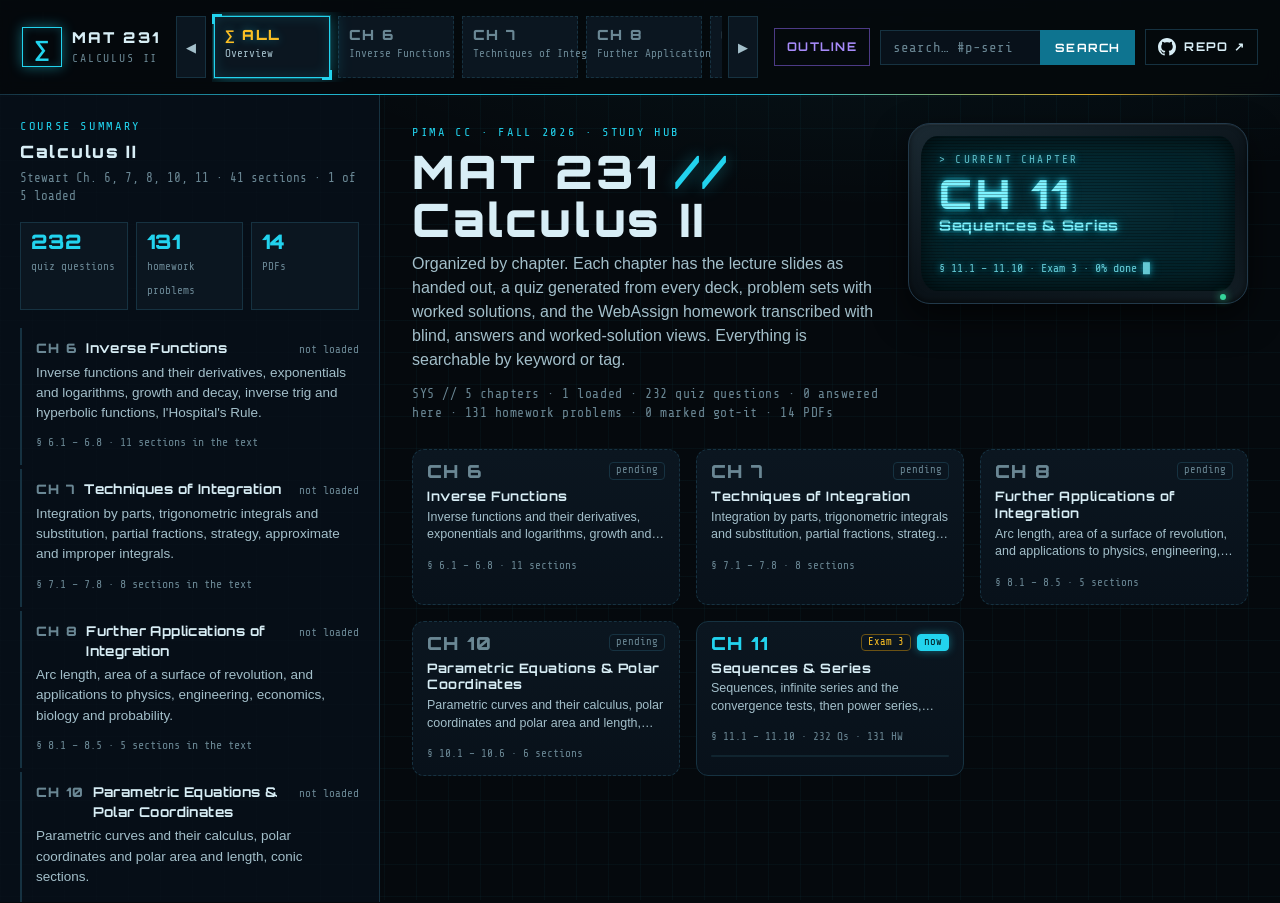
<file: index.html>
<!DOCTYPE html>
<html lang="en">
<head>
  <meta charset="utf-8">
  <meta name="viewport" content="width=device-width, initial-scale=1">
  <title>MAT 231 · Calculus II · Study Hub</title>
  <meta name="theme-color" content="#05090d">
  <link rel="icon" type="image/png" sizes="32x32" href="assets/img/favicon-32.png">
  <link rel="icon" href="assets/img/favicon.ico" sizes="any">
  <link rel="apple-touch-icon" href="assets/img/apple-touch-icon.png">
  <link rel="stylesheet" href="assets/css/home-dark.css">
</head>
<!-- Course home (dark). Tiles across the top pick a view: Overview (course summary on the left) or a chapter
     (that chapter's textbook outline on the left; stats and direct links on the right). index.html#ch-11 opens a chapter. -->
<body>
  <header class="bar">
    <div class="bar-row">
      <a class="brand" href="index.html" title="Course home"><span class="sig" aria-hidden="true">∑</span><span><b>MAT 231</b><i>CALCULUS II</i></span></a>

      <div class="tilebar">
        <button class="step" id="prev" type="button" title="Previous (←)" aria-label="Previous chapter">◀</button>
        <div class="tiles" id="tiles" role="tablist" aria-label="Chapters"><span class="hl" id="hl" aria-hidden="true"></span></div>
        <button class="step" id="next" type="button" title="Next (→)" aria-label="Next chapter">▶</button>
        <label class="sr-only" for="pick">Chapter</label>
        <select class="tilepick" id="pick"></select>
      </div>

      <div class="bar-right">
        <a class="lnk" href="outline.html" title="Stewart chapter / section outline">Outline</a>
        <form class="sbox" action="search.html" role="search">
          <label class="sr-only" for="q">Search problems, quizzes and slides</label>
          <input id="q" name="q" type="search" placeholder="search… #p-series" autocomplete="off">
          <button type="submit">Search</button>
        </form>
        <a class="repo" href="https://github.com/N-Herling-Mk1/MAT_231_Calc_II" target="_blank" rel="noopener" title="Source repository on GitHub (new tab)" aria-label="Source repository on GitHub (new tab)"><svg viewBox="0 0 16 16" width="18" height="18" aria-hidden="true" focusable="false"><path fill="currentColor" d="M8 0c4.42 0 8 3.58 8 8a8.013 8.013 0 0 1-5.45 7.59c-.4.08-.55-.17-.55-.38 0-.27.01-1.13.01-2.2 0-.75-.25-1.23-.54-1.48 1.78-.2 3.65-.88 3.65-3.95 0-.88-.31-1.59-.82-2.15.08-.2.36-1.02-.08-2.12 0 0-.67-.22-2.2.82-.64-.18-1.32-.27-2-.27-.68 0-1.36.09-2 .27-1.53-1.03-2.2-.82-2.2-.82-.44 1.1-.16 1.92-.08 2.12-.51.56-.82 1.28-.82 2.15 0 3.06 1.86 3.75 3.64 3.95-.23.2-.44.55-.51 1.07-.46.21-1.61.55-2.33-.66-.15-.24-.6-.83-1.23-.82-.67.01-.27.38.01.53.34.19.73.9.82 1.13.16.45.68 1.31 2.69.94 0 .67.01 1.3.01 1.49 0 .21-.15.45-.55.38A7.995 7.995 0 0 1 0 8c0-4.42 3.58-8 8-8Z"/></svg><span>Repo ↗</span></a>
      </div>
    </div>
  </header>

  <div class="layout">
    <aside class="rail" id="rail" aria-live="polite"></aside>
    <main class="main" id="main"></main>
  </div>

  <script src="assets/js/chapters.js"></script>
  <script src="assets/js/slides.js"></script>
  <script src="assets/js/manifest.js"></script>
  <script src="assets/js/outline.js"></script>
  <script src="assets/js/nav.js"></script>
  <script>
  (function () {
    const CHS = window.CHAPTERS || [];
    const M = window.MANIFEST || { hw: [], quizzes: [] };
    const SL = window.SLIDE_DECKS || [];
    const $ = (id) => document.getElementById(id);
    const esc = (s) => String(s).replace(/[&<>"]/g, (c) => ({ "&": "&amp;", "<": "&lt;", ">": "&gt;", '"': "&quot;" }[c]));
    const read = (k) => { try { return JSON.parse(localStorage.getItem(k)); } catch (e) { return null; } };
    const pct = (a, b) => (b ? Math.round((100 * a) / b) : 0);
    const pl = (n, w) => `${n} ${w}${n === 1 ? "" : "s"}`;
    const quizDone = (id, total) => {
      const s = read("quiz-state:" + id);
      if (!s || !s.answers) return 0;
      return Math.min(total, Object.values(s.answers).filter((a) => Array.isArray(a) ? a.length : a && typeof a === "object" ? Object.values(a).some(Boolean) : a !== null && a !== "").length);
    };
    const hwOk = (id) => { const s = read("hw-state:" + id); return s && s.marks ? Object.values(s.marks).filter((x) => x === "ok").length : 0; };

    // ---- per-chapter numbers, computed once
    const D = {};
    CHS.forEach((c) => {
      const hw = M.hw.filter((h) => h.ch === c.ch), qz = M.quizzes.filter((q) => q.ch === c.ch), sl = SL.filter((d) => d.ch === c.ch);
      const decks = sl.filter((d) => d.kind === "deck"), extra = sl.filter((d) => d.kind !== "deck");
      const nq = qz.reduce((t, q) => t + q.total, 0), qd = qz.reduce((t, q) => t + quizDone(q.id, q.total), 0);
      const np = hw.reduce((t, h) => t + h.problems, 0), pd = hw.reduce((t, h) => t + hwOk(h.id), 0);
      const tc = {}; [...qz, ...hw].forEach((x) => (x.topics || []).forEach((t) => (tc[t] = (tc[t] || 0) + 1))); decks.forEach((d) => d.tags.forEach((t) => (tc[t] = (tc[t] || 0) + 1)));
      const tags = Object.keys(tc).sort((a, b) => tc[b] - tc[a] || a.localeCompare(b)).slice(0, 14);
      const loaded = window.CH.loaded(c.ch);
      const secs = window.OUTLINE ? window.OUTLINE.sections(c.ch) : [];
      const have = new Set([...sl.map((d) => d.sec), ...hw.map((h) => h.sec), ...qz.map((q) => q.sec)]);
      D[c.ch] = { c, hw, qz, sl, decks, extra, nq, qd, np, pd, tags, loaded, secs, have, done: pct(qd + pd, nq + np) };
    });
    const T = Object.values(D).reduce((t, d) => ({ q: t.q + d.nq, qd: t.qd + d.qd, p: t.p + d.np, pd: t.pd + d.pd, pdf: t.pdf + d.sl.length, sec: t.sec + d.secs.length, ld: t.ld + (d.loaded ? 1 : 0) }),
      { q: 0, qd: 0, p: 0, pd: 0, pdf: 0, sec: 0, ld: 0 });

    // ---- tiles: Overview + one per chapter; the highlighter box slides to the selected one
    const VIEWS = ["all", ...CHS.map((c) => String(c.ch))];
    $("tiles").insertAdjacentHTML("beforeend", VIEWS.map((v) => {
      if (v === "all") return `<button class="tile all" role="tab" id="t-all" data-v="all" aria-selected="false" title="Course overview"><span class="tn">∑ ALL</span><span class="tt">Overview</span><span class="tp"><i style="width:${pct(T.qd + T.pd, T.q + T.p)}%"></i></span></button>`;
      const d = D[v];
      return `<button class="tile${d.loaded ? "" : " pending"}" role="tab" id="t-${v}" data-v="${v}" aria-selected="false" title="Ch. ${v} · ${esc(d.c.title)}${d.loaded ? "" : " — not loaded yet"}"><span class="tn">CH ${v}</span><span class="tt">${esc(d.c.title)}</span><span class="tp">${d.loaded ? `<i style="width:${d.done}%"></i>` : ""}</span></button>`;
    }).join(""));
    $("pick").innerHTML = VIEWS.map((v) => `<option value="${v}">${v === "all" ? "Overview — all chapters" : `Ch. ${v} · ${esc(D[v].c.title)}`}</option>`).join("");

    const moveHl = () => {
      const t = document.querySelector('.tile[aria-selected="true"]'), hl = $("hl");
      if (!t) return;
      hl.style.left = t.offsetLeft + "px"; hl.style.width = t.offsetWidth + "px";
      const box = $("tiles");
      if (t.offsetLeft < box.scrollLeft || t.offsetLeft + t.offsetWidth > box.scrollLeft + box.clientWidth) box.scrollLeft = t.offsetLeft - 40;
    };

    // ---- left rail
    function railSummary() {
      return `<div class="fade"><div class="k">Course summary</div><h2>Calculus II</h2>
        <p class="sub">Stewart Ch. ${CHS.map((c) => c.ch).join(", ")} · ${T.sec} sections · ${T.ld} of ${CHS.length} loaded</p>
        <div class="sum-tot"><div><b>${T.q}</b><span>quiz questions</span></div><div><b>${T.p}</b><span>homework problems</span></div><div><b>${T.pdf}</b><span>PDFs</span></div></div>
        ${CHS.map((c) => { const d = D[c.ch]; return `<button class="sum-ch${d.loaded ? "" : " pending"}" type="button" data-go="${c.ch}">
          <span class="h"><span class="n">CH ${c.ch}</span><span class="t">${esc(c.title)}</span><span class="st${d.loaded ? " ok" : ""}">${d.loaded ? `${d.done}% done` : "not loaded"}</span></span>
          <p>${esc(c.blurb)}</p>
          <span class="m">§ ${esc(c.sections)}${c.exam ? ` · ${esc(c.exam)}` : ""}${d.loaded ? ` · ${pl(d.decks.length, "deck")} · ${pl(d.hw.length, "HW set")} · ${d.qz.length} ${d.qz.length === 1 ? "quiz" : "quizzes"}` : ` · ${d.secs.length} sections in the text`}</span>
        </button>`; }).join("")}</div>`;
    }
    function railOutline(n) {
      const d = D[n], O = window.OUTLINE && window.OUTLINE.chapter(n);
      if (!O) return `<div class="fade"><div class="k">Ch. ${n} outline</div><p class="sub">No outline on file.</p></div>`;
      const rows = O.items.map(([k, num, title, page]) => {
        const pg = page === null || page === undefined ? "—" : esc(page);
        if (k === "n") return `<li class="nt">${esc(title)}</li>`;
        if (k === "s") {
          const has = d.have.has(num);
          const t = d.loaded ? `<a href="search.html?ch=${n}&amp;sec=${encodeURIComponent(num.replace("*", ""))}" title="Search ${esc(num)}">${esc(title)}</a>` : esc(title);
          return `<li class="s${has ? " has" : ""}"><span class="n">${esc(num)}</span><span>${t}</span><span class="pg">${pg}</span></li>`;
        }
        if (k === "p") return `<li class="p"><span class="n">${esc(num.replace(" Project", ""))}</span><span>${esc(title)}</span><span class="pg">${pg}</span></li>`;
        return `<li class="${k}"><span class="n"></span><span>${esc(title)}</span><span class="pg">${pg}</span></li>`;
      }).join("");
      return `<div class="fade"><div class="k">Textbook outline · Ch. ${n}</div><h2>${esc(O.title)}</h2>
        <p class="sub">${O.subtitle ? esc(O.subtitle) + " · " : ""}${esc(window.STEWART_OUTLINE.book)} · p. ${O.page ?? "—"}</p>
        ${O.flag ? `<div class="flag">⚠ ${esc(O.flag)}</div>` : ""}
        ${d.loaded ? `<p class="legend"><b>●</b> section has slides, homework or a quiz here · click a title to search it</p>` : ""}
        <ul class="ol">${rows}</ul>
        <a class="more" href="outline.html#ch-${n}">Full textbook outline →</a></div>`;
    }

    // ---- CRT tube: chapter number + title, typed out on the phosphor screen
    function crt(n, label) {
      const d = D[n], c = d.c;
      return `<div class="crt" aria-label="${esc(label)}: Chapter ${n}, ${esc(c.title)}"><div class="crt-bezel"><div class="crt-screen">
        <div class="crt-k">&gt; ${esc(label.toUpperCase())}</div>
        <div class="crt-big">CH ${n}</div>
        <div class="crt-title" data-type="${esc(c.title)}">${esc(c.title)}</div>
        <div class="crt-meta">§ ${esc(c.sections)}${c.exam ? ` · ${esc(c.exam)}` : ""} · ${d.loaded ? `${d.done}% done` : "pending"}<span class="crt-cur">█</span></div>
      </div></div><div class="crt-led" aria-hidden="true"></div></div>`;
    }
    function typeCrt() {
      const t = document.querySelector(".crt-title[data-type]");
      if (!t || matchMedia("(prefers-reduced-motion: reduce)").matches) return;
      const full = t.dataset.type; let i = 0; t.textContent = "";
      const tick = () => { t.textContent = full.slice(0, ++i); if (i < full.length) setTimeout(tick, 28); };
      setTimeout(tick, 180);
    }

    // ---- main area
    function mainOverview() {
      const now = D[window.CURRENT_CH] ? window.CURRENT_CH : (CHS.filter((c) => D[c.ch].loaded).pop() || CHS[0] || {}).ch;
      return `<div class="fade"><section class="hero hero-grid"><div><div class="k">Pima CC · Fall 2026 · Study hub</div>
        <h1>MAT 231 <b>//</b> Calculus II</h1>
        <p>Organized by chapter. Each chapter has the lecture slides as handed out, a quiz generated from every deck, problem sets with worked solutions, and the WebAssign homework transcribed with blind, answers and worked-solution views. Everything is searchable by keyword or tag.</p>
        <div class="readout">SYS // ${CHS.length} chapters · ${T.ld} loaded · ${T.q} quiz questions · ${T.qd} answered here · ${T.p} homework problems · ${T.pd} marked got-it · ${T.pdf} PDFs</div></div>
        ${now ? crt(now, "Current chapter") : ""}</section>
        <div class="grid">${CHS.map((c) => { const d = D[c.ch]; return `<div class="cc${d.loaded ? "" : " pending"}" role="button" tabindex="0" data-go="${c.ch}" title="Show Ch. ${c.ch}">
          <div class="top"><span class="num">CH ${c.ch}</span>${c.exam ? `<span class="badge exam">${esc(c.exam)}</span>` : d.loaded ? "" : `<span class="badge">pending</span>`}${String(c.ch) === String(window.CURRENT_CH) ? `<span class="badge now">now</span>` : ""}</div>
          <h3>${esc(c.title)}</h3><p>${esc(c.blurb)}</p>
          <span class="m">§ ${esc(c.sections)}${d.loaded ? ` · ${d.nq} Qs · ${d.np} HW` : ` · ${d.secs.length} sections`}</span>
          ${d.loaded ? `<span class="pb"><i style="width:${d.done}%"></i></span>` : ""}
        </div>`; }).join("")}</div></div>`;
    }
    function mainChapter(n) {
      const d = D[n], c = d.c, go = `${c.dir}/index.html`;
      const head = `<section class="chhead hero-grid"><div><div class="num">CHAPTER ${n}</div><h1>${esc(c.title)}</h1><p>${esc(c.blurb)}</p>
        <div class="meta">§ ${esc(c.sections)}${c.exam ? ` · <span class="exam">${esc(c.exam)}</span>` : ""}${d.loaded ? ` · ${d.done}% worked through in this browser` : " · not loaded yet"}</div></div>
        ${crt(n, String(n) === String(window.CURRENT_CH) ? "Current chapter" : "Selected chapter")}</section>
        <div class="acts"><a class="btn" href="${go}">Open chapter hub →</a><a class="btn ghost" href="outline.html#ch-${n}">Textbook outline</a>${d.loaded ? `<a class="btn ghost" href="search.html?ch=${n}">Search Ch. ${n}</a>` : ""}</div>`;
      if (!d.loaded) return `<div class="fade">${head}<div class="pendbox"><b>Nothing loaded for Chapter ${n} yet.</b> Slides, homework and quizzes appear here as the course covers it. The textbook outline for the chapter is on the left; the hub page is ready at <code>${esc(go)}</code>.</div></div>`;
      const row = (href, sec, title, extra) => `<a class="row" href="${href}"><span class="s">${esc(sec)}</span><span>${esc(title)}<span class="x">${extra}</span></span></a>`;
      const col = (cls, h, rows) => `<div class="col ${cls}"><h4>${h}</h4>${rows.length ? rows.join("") : `<div class="empty">none yet</div>`}</div>`;
      return `<div class="fade">${head}
        <div class="stats">
          <a class="stat a-quiz" href="${go}#col-quizzes"><b>${d.qz.filter((q) => q.kind === "quiz").length}</b><span>slide quizzes</span><i>${d.nq} questions</i></a>
          <a class="stat a-slides" href="${go}#col-slides"><b>${d.decks.length}</b><span>slide decks</span><i>${d.decks.reduce((t, x) => t + x.pages, 0)} pages</i></a>
          <a class="stat a-hw" href="${go}#col-hw"><b>${d.hw.length}</b><span>homework sets</span><i>${d.np} problems</i></a>
          <a class="stat a-review" href="${go}#col-review"><b>${d.extra.length}</b><span>review &amp; problem sets</span><i>${pl(d.extra.filter((x) => x.kind === "problems").length, "problem set")}</i></a>
        </div>
        <div class="prog"><span class="l">Quiz questions answered</span><span class="b"><i style="width:${pct(d.qd, d.nq)}%"></i></span><span class="v">${d.qd} / ${d.nq}</span>
          <span class="l">Homework marked got-it</span><span class="b hw"><i style="width:${pct(d.pd, d.np)}%"></i></span><span class="v">${d.pd} / ${d.np}</span></div>
        <div class="tags">${d.tags.map((t) => `<a href="search.html?ch=${n}&amp;tag=${encodeURIComponent(t)}">#${esc(t)}</a>`).join("")}</div>
        <div class="cols">
          ${col("a-quiz", "Slide quizzes", d.qz.filter((q) => q.kind === "quiz").map((q) => row(`${c.dir}/${q.href}`, q.sec, q.title, `${q.total} questions${quizDone(q.id, q.total) ? ` · ${quizDone(q.id, q.total)} answered` : ""}`)))}
          ${col("a-slides", "Slides", d.decks.map((x) => row(`viewer.html?d=${x.key}`, x.sec, x.title, `${x.pages} pages${x.ans ? " · answers version" : ""}`)))}
          ${col("a-hw", "Homework", d.hw.map((h) => row(`${c.dir}/${h.href}`, h.sec, h.title, `${h.problems} problems${hwOk(h.id) ? ` · ${hwOk(h.id)} got it` : ""}`)))}
          ${col("a-review", "Review", [...d.extra.map((x) => row(`viewer.html?d=${x.key}`, x.sec, x.title, `${x.kind === "problems" ? "problem set" : x.kind === "review" ? "class quiz" : "handout"} · ${x.pages} pages`)),
            ...d.qz.filter((q) => q.kind !== "quiz").map((q) => row(`${c.dir}/${q.href}`, q.sec, q.title, `practice quiz · ${q.total} questions`))])}
        </div></div>`;
    }

    // ---- selection
    let cur = "all";
    function show(v, push) {
      if (!VIEWS.includes(v)) v = "all";
      cur = v;
      document.querySelectorAll(".tile").forEach((t) => t.setAttribute("aria-selected", String(t.dataset.v === v)));
      $("pick").value = v;
      $("rail").innerHTML = v === "all" ? railSummary() : railOutline(Number(v));
      $("rail").scrollTop = 0;
      $("main").innerHTML = v === "all" ? mainOverview() : mainChapter(Number(v));
      typeCrt();
      document.title = v === "all" ? "MAT 231 · Calculus II · Study Hub" : `Ch. ${v} · ${D[v].c.title} · MAT 231`;
      if (push) history.replaceState(null, "", v === "all" ? location.pathname : "#ch-" + v);
      requestAnimationFrame(moveHl);
    }
    const step = (k) => show(VIEWS[(VIEWS.indexOf(cur) + k + VIEWS.length) % VIEWS.length], true);

    $("tiles").addEventListener("click", (e) => { const t = e.target.closest(".tile"); if (t) show(t.dataset.v, true); });
    $("prev").addEventListener("click", () => step(-1));
    $("next").addEventListener("click", () => step(1));
    $("pick").addEventListener("change", (e) => show(e.target.value, true));
    document.addEventListener("click", (e) => { const g = e.target.closest("[data-go]"); if (g) show(g.dataset.go, true); });
    document.addEventListener("keydown", (e) => {
      const tag = (e.target.tagName || "").toLowerCase();
      if (tag === "input" || tag === "select" || tag === "textarea" || e.altKey || e.ctrlKey || e.metaKey) return;
      if (e.key === "ArrowRight") { step(1); e.preventDefault(); }
      else if (e.key === "ArrowLeft") { step(-1); e.preventDefault(); }
      else if ((e.key === "Enter" || e.key === " ") && e.target.matches(".cc[data-go]")) { show(e.target.dataset.go, true); e.preventDefault(); }
    });
    window.addEventListener("resize", moveHl);
    window.addEventListener("hashchange", () => show((location.hash.match(/^#ch-(\d+)$/) || [])[1] || "all", false));
    if (document.fonts && document.fonts.ready) document.fonts.ready.then(moveHl);

    show((location.hash.match(/^#ch-(\d+)$/) || [])[1] || "all", false);
  })();
  </script>
</body>
</html>
</file>
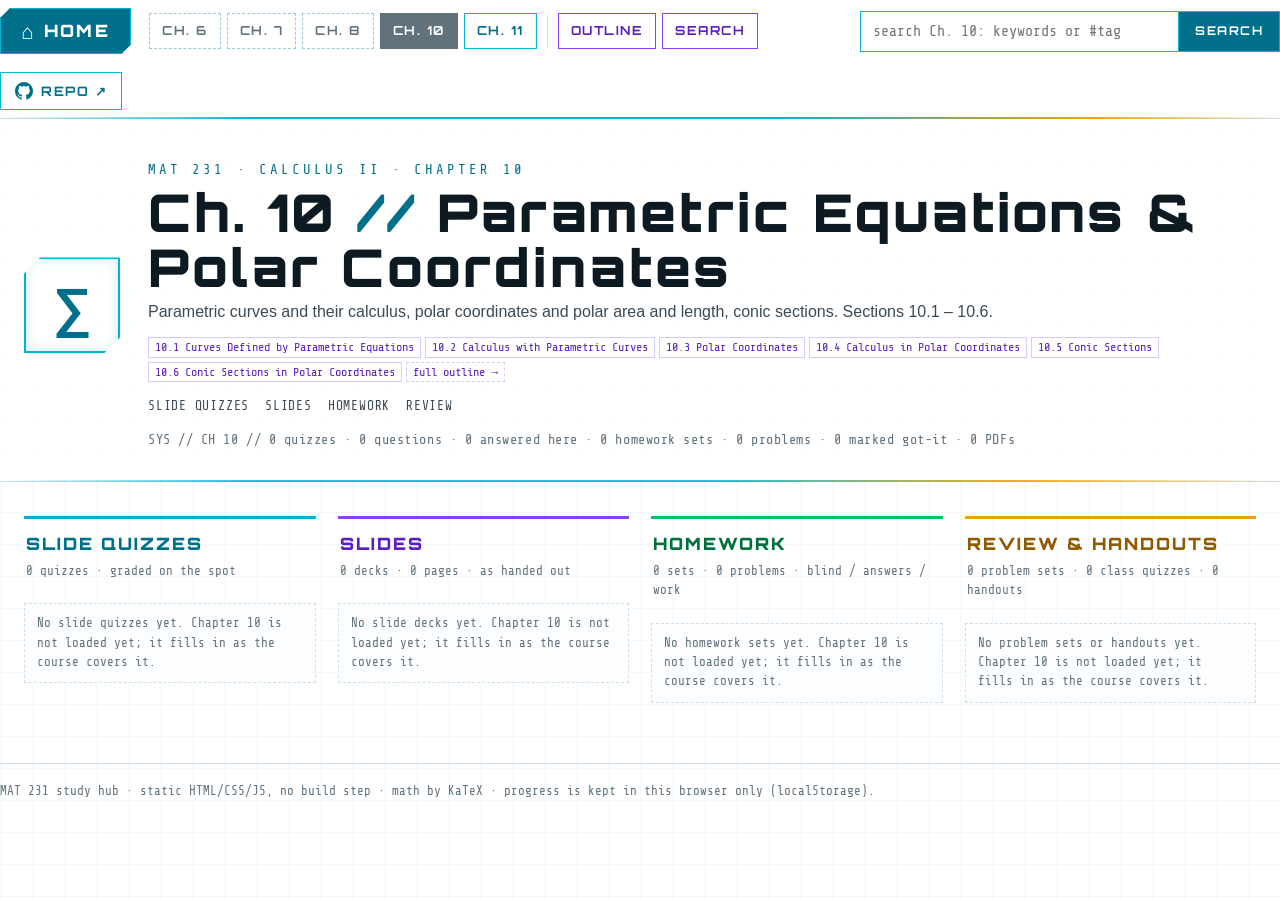
<file: ch10/index.html>
<!DOCTYPE html>
<html lang="en">
<head>
  <meta charset="utf-8">
  <meta name="viewport" content="width=device-width, initial-scale=1">
  <title>Chapter · MAT 231</title>
  <link rel="icon" type="image/png" sizes="32x32" href="../assets/img/favicon-32.png">
  <link rel="icon" href="../assets/img/favicon.ico" sizes="any">
  <link rel="apple-touch-icon" href="../assets/img/apple-touch-icon.png">
  <link rel="stylesheet" href="../assets/css/site.css">
</head>
<!-- Chapter hub. The same page sits in every chapter folder; only data-ch changes. -->
<body id="top" data-ch="10" data-page="ch" data-root="../">
  <nav class="topnav" aria-label="Site">
    <div class="wrap topnav-row">
      <a class="home-btn" href="../index.html" title="All chapters"><span aria-hidden="true">⌂</span> Home</a>
      <span class="topnav-links" id="nav-chapters"></span>
      <form class="searchbox" action="../search.html" role="search">
        <label class="sr-only" for="q">Search problems, quizzes and slides</label>
        <input id="q" name="q" type="search" placeholder="search: ratio test, telescoping, #p-series…" autocomplete="off">
        <button type="submit">Search</button>
      </form>
      <a class="topnav-repo" href="https://github.com/N-Herling-Mk1/MAT_231_Calc_II" target="_blank" rel="noopener" title="Source repository on GitHub (new tab)" aria-label="Source repository on GitHub (new tab)"><svg class="gh-mark" viewBox="0 0 16 16" width="18" height="18" aria-hidden="true" focusable="false"><path fill="currentColor" d="M8 0c4.42 0 8 3.58 8 8a8.013 8.013 0 0 1-5.45 7.59c-.4.08-.55-.17-.55-.38 0-.27.01-1.13.01-2.2 0-.75-.25-1.23-.54-1.48 1.78-.2 3.65-.88 3.65-3.95 0-.88-.31-1.59-.82-2.15.08-.2.36-1.02-.08-2.12 0 0-.67-.22-2.2.82-.64-.18-1.32-.27-2-.27-.68 0-1.36.09-2 .27-1.53-1.03-2.2-.82-2.2-.82-.44 1.1-.16 1.92-.08 2.12-.51.56-.82 1.28-.82 2.15 0 3.06 1.86 3.75 3.64 3.95-.23.2-.44.55-.51 1.07-.46.21-1.61.55-2.33-.66-.15-.24-.6-.83-1.23-.82-.67.01-.27.38.01.53.34.19.73.9.82 1.13.16.45.68 1.31 2.69.94 0 .67.01 1.3.01 1.49 0 .21-.15.45-.55.38A7.995 7.995 0 0 1 0 8c0-4.42 3.58-8 8-8Z"/></svg><span>Repo ↗</span></a>
    </div>
  </nav>

  <header class="hero">
    <div class="wrap hero-grid">
      <div class="sigil" aria-hidden="true">∑</div>
      <div>
        <div class="kicker" id="kicker">MAT 231 · Calculus II</div>
        <h1 id="ch-title">Chapter</h1>
        <p class="lede" id="ch-blurb"></p>
        <div class="ch-secs-outline" id="ch-secs" aria-label="Textbook sections"></div>
        <nav class="topnav-sub" aria-label="On this page" style="margin-top:14px">
          <a href="#col-quizzes">Slide quizzes</a>
          <a href="#col-slides">Slides</a>
          <a href="#col-hw">Homework</a>
          <a href="#col-review">Review</a>
        </nav>
        <div class="readout" id="readout">SYS //</div>
      </div>
    </div>
  </header>

  <main class="wrap columns">
    <section class="col" id="col-quizzes">
      <div class="col-head"><h2>Slide quizzes</h2><p id="quiz-count">one per deck · graded on the spot</p></div>
      <div class="cards" id="quizzes"></div>
    </section>
    <section class="col c-slides" id="col-slides">
      <div class="col-head"><h2>Slides</h2><p id="slide-count">as handed out · PDF</p></div>
      <div class="cards" id="slides"></div>
    </section>
    <section class="col c-hw" id="col-hw">
      <div class="col-head"><h2>Homework</h2><p id="hw-count">WebAssign · blind / answers / work</p></div>
      <div class="cards" id="hw"></div>
    </section>
    <section class="col c-review" id="col-review">
      <div class="col-head"><h2>Review &amp; handouts</h2><p id="review-count">problem sets, class quizzes, guides</p></div>
      <div class="cards" id="review"></div>
    </section>
  </main>

  <footer class="wrap foot">MAT 231 study hub · static HTML/CSS/JS, no build step · math by KaTeX · progress is kept in this browser only (localStorage).</footer>

  <script src="../assets/js/chapters.js"></script>
  <script src="../assets/js/slides.js"></script>
  <script src="../assets/js/manifest.js"></script>
  <script src="../assets/js/outline.js"></script>
  <script src="../assets/js/nav.js"></script>
  <script src="../assets/js/hub.js"></script>
</body>
</html>
</file>
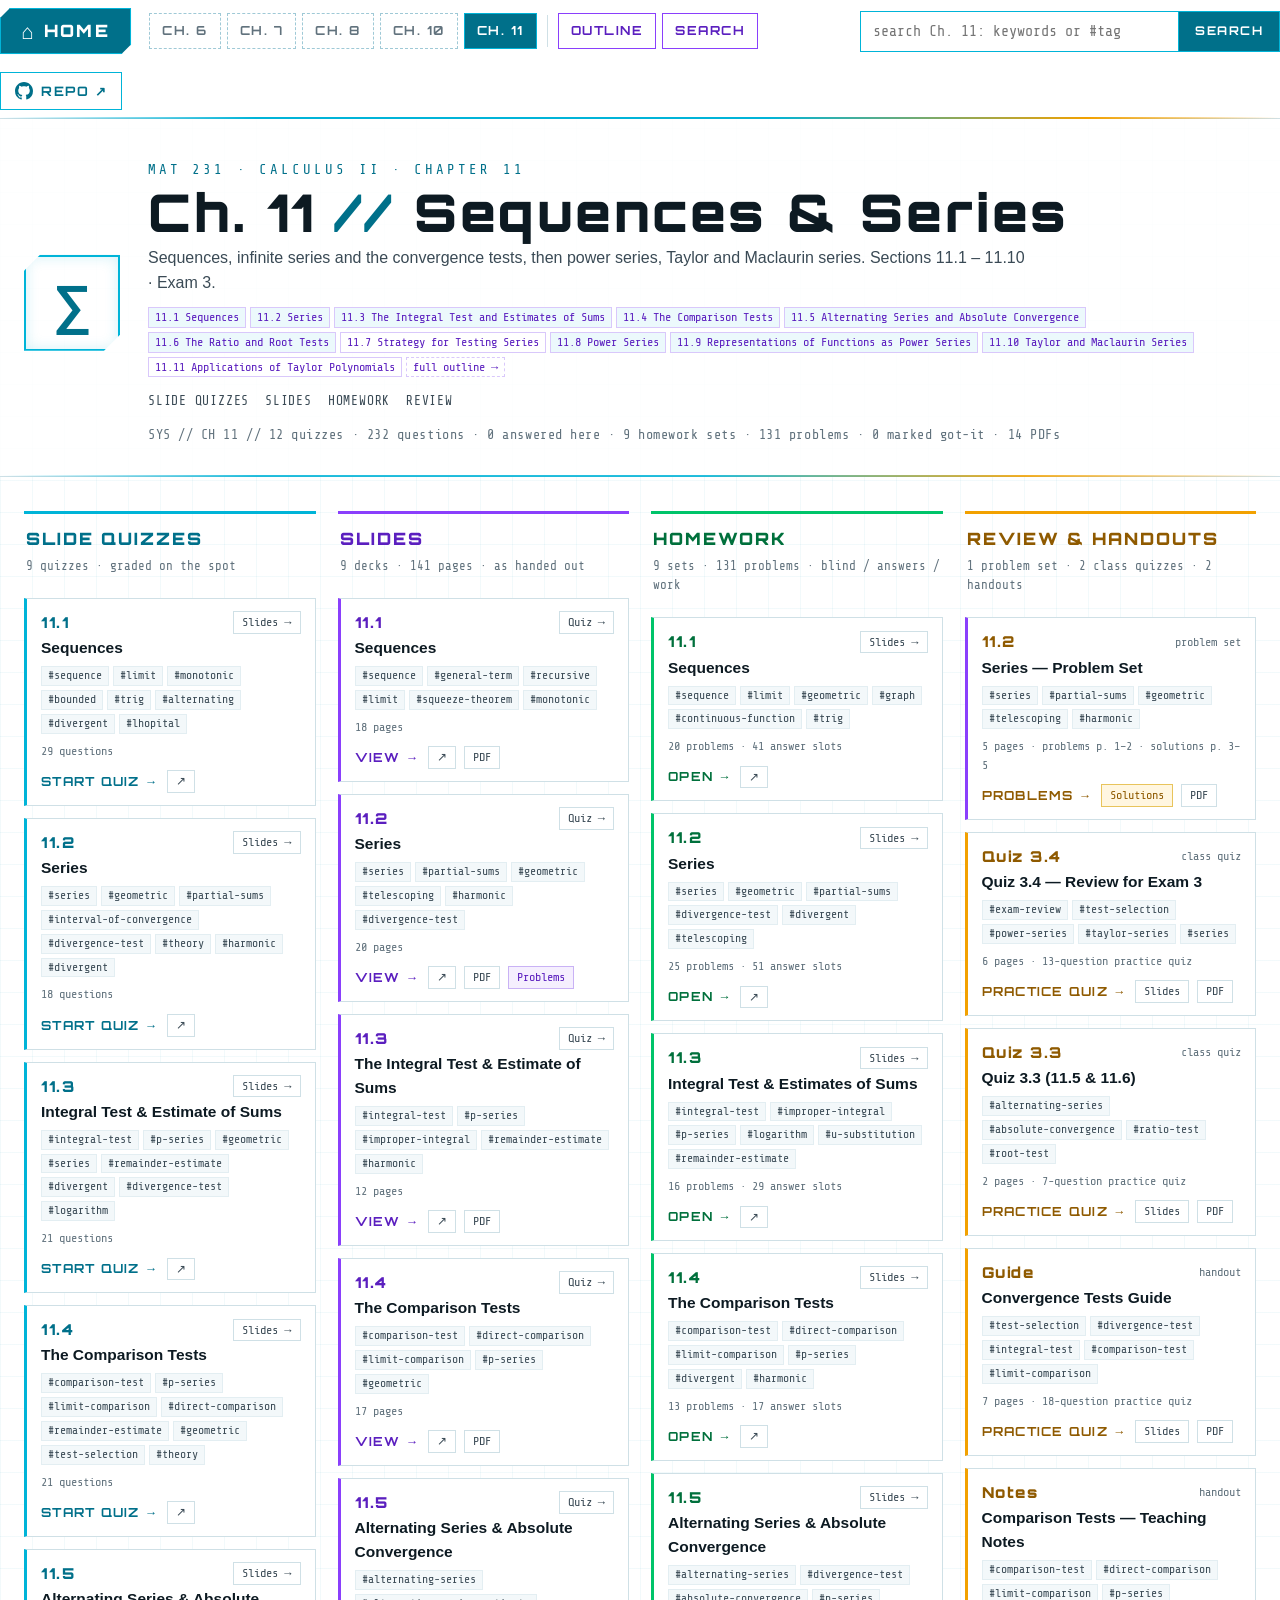
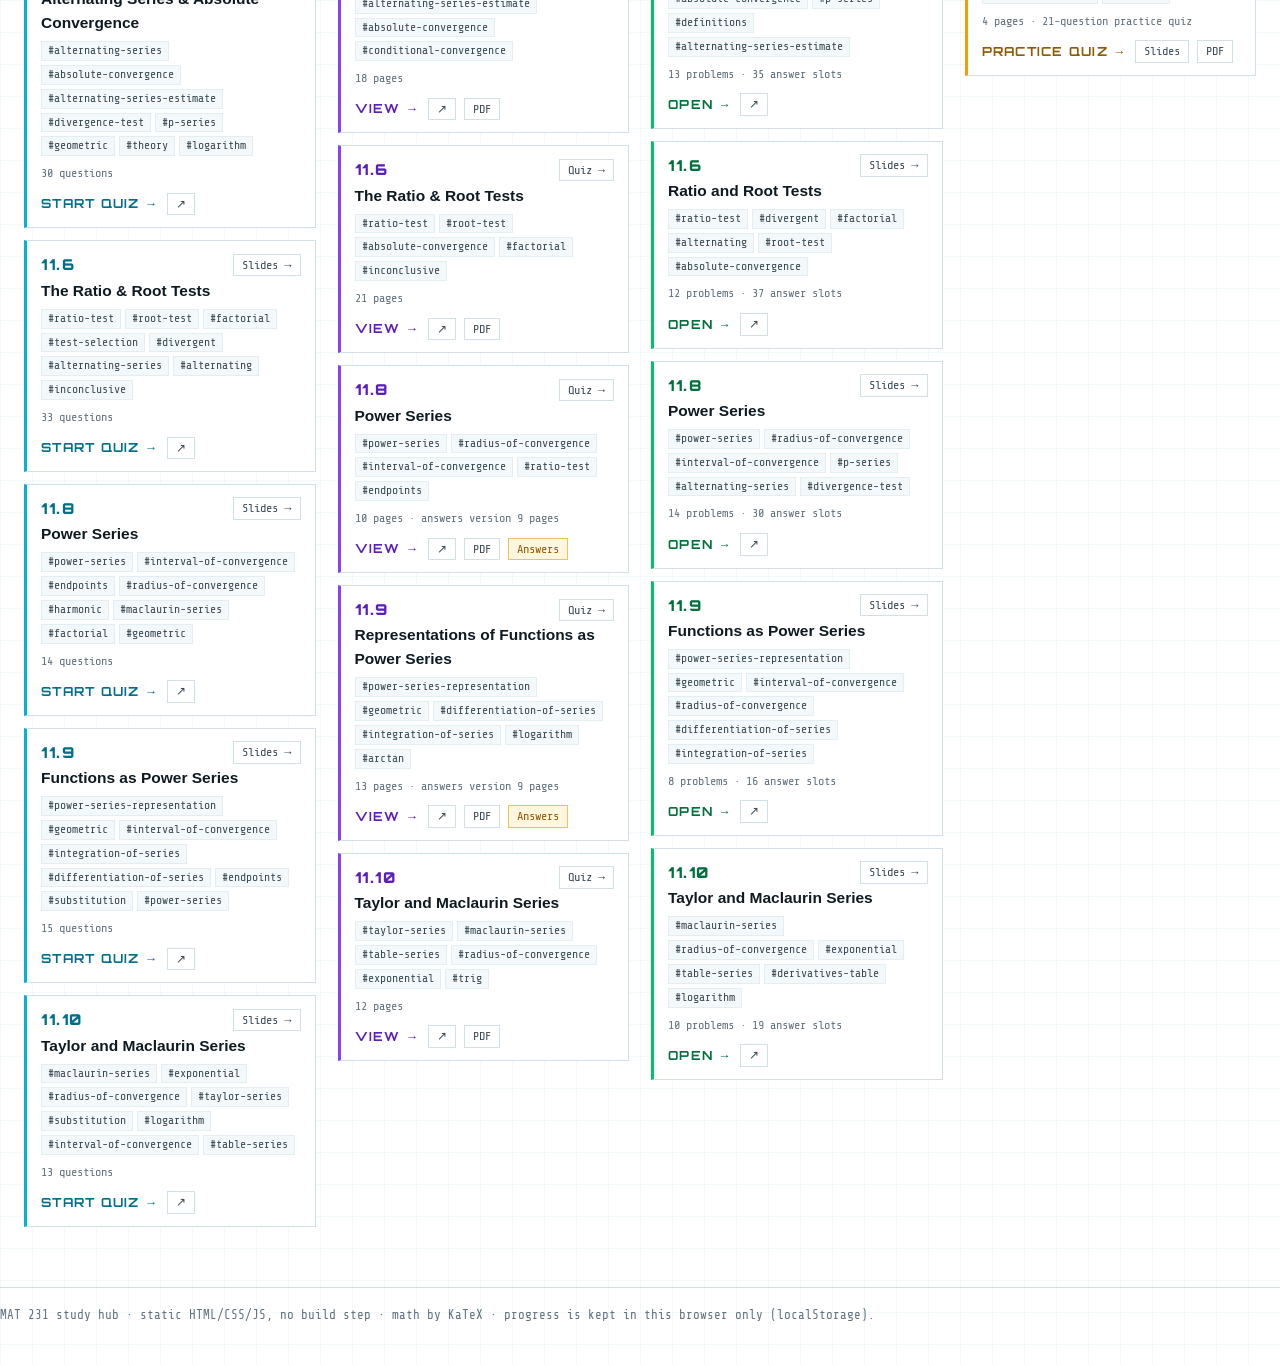
<file: ch11/index.html>
<!DOCTYPE html>
<html lang="en">
<head>
  <meta charset="utf-8">
  <meta name="viewport" content="width=device-width, initial-scale=1">
  <title>Chapter · MAT 231</title>
  <link rel="icon" type="image/png" sizes="32x32" href="../assets/img/favicon-32.png">
  <link rel="icon" href="../assets/img/favicon.ico" sizes="any">
  <link rel="apple-touch-icon" href="../assets/img/apple-touch-icon.png">
  <link rel="stylesheet" href="../assets/css/site.css">
</head>
<!-- Chapter hub. The same page sits in every chapter folder; only data-ch changes. -->
<body id="top" data-ch="11" data-page="ch" data-root="../">
  <nav class="topnav" aria-label="Site">
    <div class="wrap topnav-row">
      <a class="home-btn" href="../index.html" title="All chapters"><span aria-hidden="true">⌂</span> Home</a>
      <span class="topnav-links" id="nav-chapters"></span>
      <form class="searchbox" action="../search.html" role="search">
        <label class="sr-only" for="q">Search problems, quizzes and slides</label>
        <input id="q" name="q" type="search" placeholder="search: ratio test, telescoping, #p-series…" autocomplete="off">
        <button type="submit">Search</button>
      </form>
      <a class="topnav-repo" href="https://github.com/N-Herling-Mk1/MAT_231_Calc_II" target="_blank" rel="noopener" title="Source repository on GitHub (new tab)" aria-label="Source repository on GitHub (new tab)"><svg class="gh-mark" viewBox="0 0 16 16" width="18" height="18" aria-hidden="true" focusable="false"><path fill="currentColor" d="M8 0c4.42 0 8 3.58 8 8a8.013 8.013 0 0 1-5.45 7.59c-.4.08-.55-.17-.55-.38 0-.27.01-1.13.01-2.2 0-.75-.25-1.23-.54-1.48 1.78-.2 3.65-.88 3.65-3.95 0-.88-.31-1.59-.82-2.15.08-.2.36-1.02-.08-2.12 0 0-.67-.22-2.2.82-.64-.18-1.32-.27-2-.27-.68 0-1.36.09-2 .27-1.53-1.03-2.2-.82-2.2-.82-.44 1.1-.16 1.92-.08 2.12-.51.56-.82 1.28-.82 2.15 0 3.06 1.86 3.75 3.64 3.95-.23.2-.44.55-.51 1.07-.46.21-1.61.55-2.33-.66-.15-.24-.6-.83-1.23-.82-.67.01-.27.38.01.53.34.19.73.9.82 1.13.16.45.68 1.31 2.69.94 0 .67.01 1.3.01 1.49 0 .21-.15.45-.55.38A7.995 7.995 0 0 1 0 8c0-4.42 3.58-8 8-8Z"/></svg><span>Repo ↗</span></a>
    </div>
  </nav>

  <header class="hero">
    <div class="wrap hero-grid">
      <div class="sigil" aria-hidden="true">∑</div>
      <div>
        <div class="kicker" id="kicker">MAT 231 · Calculus II</div>
        <h1 id="ch-title">Chapter</h1>
        <p class="lede" id="ch-blurb"></p>
        <div class="ch-secs-outline" id="ch-secs" aria-label="Textbook sections"></div>
        <nav class="topnav-sub" aria-label="On this page" style="margin-top:14px">
          <a href="#col-quizzes">Slide quizzes</a>
          <a href="#col-slides">Slides</a>
          <a href="#col-hw">Homework</a>
          <a href="#col-review">Review</a>
        </nav>
        <div class="readout" id="readout">SYS //</div>
      </div>
    </div>
  </header>

  <main class="wrap columns">
    <section class="col" id="col-quizzes">
      <div class="col-head"><h2>Slide quizzes</h2><p id="quiz-count">one per deck · graded on the spot</p></div>
      <div class="cards" id="quizzes"></div>
    </section>
    <section class="col c-slides" id="col-slides">
      <div class="col-head"><h2>Slides</h2><p id="slide-count">as handed out · PDF</p></div>
      <div class="cards" id="slides"></div>
    </section>
    <section class="col c-hw" id="col-hw">
      <div class="col-head"><h2>Homework</h2><p id="hw-count">WebAssign · blind / answers / work</p></div>
      <div class="cards" id="hw"></div>
    </section>
    <section class="col c-review" id="col-review">
      <div class="col-head"><h2>Review &amp; handouts</h2><p id="review-count">problem sets, class quizzes, guides</p></div>
      <div class="cards" id="review"></div>
    </section>
  </main>

  <footer class="wrap foot">MAT 231 study hub · static HTML/CSS/JS, no build step · math by KaTeX · progress is kept in this browser only (localStorage).</footer>

  <script src="../assets/js/chapters.js"></script>
  <script src="../assets/js/slides.js"></script>
  <script src="../assets/js/manifest.js"></script>
  <script src="../assets/js/outline.js"></script>
  <script src="../assets/js/nav.js"></script>
  <script src="../assets/js/hub.js"></script>
</body>
</html>
</file>
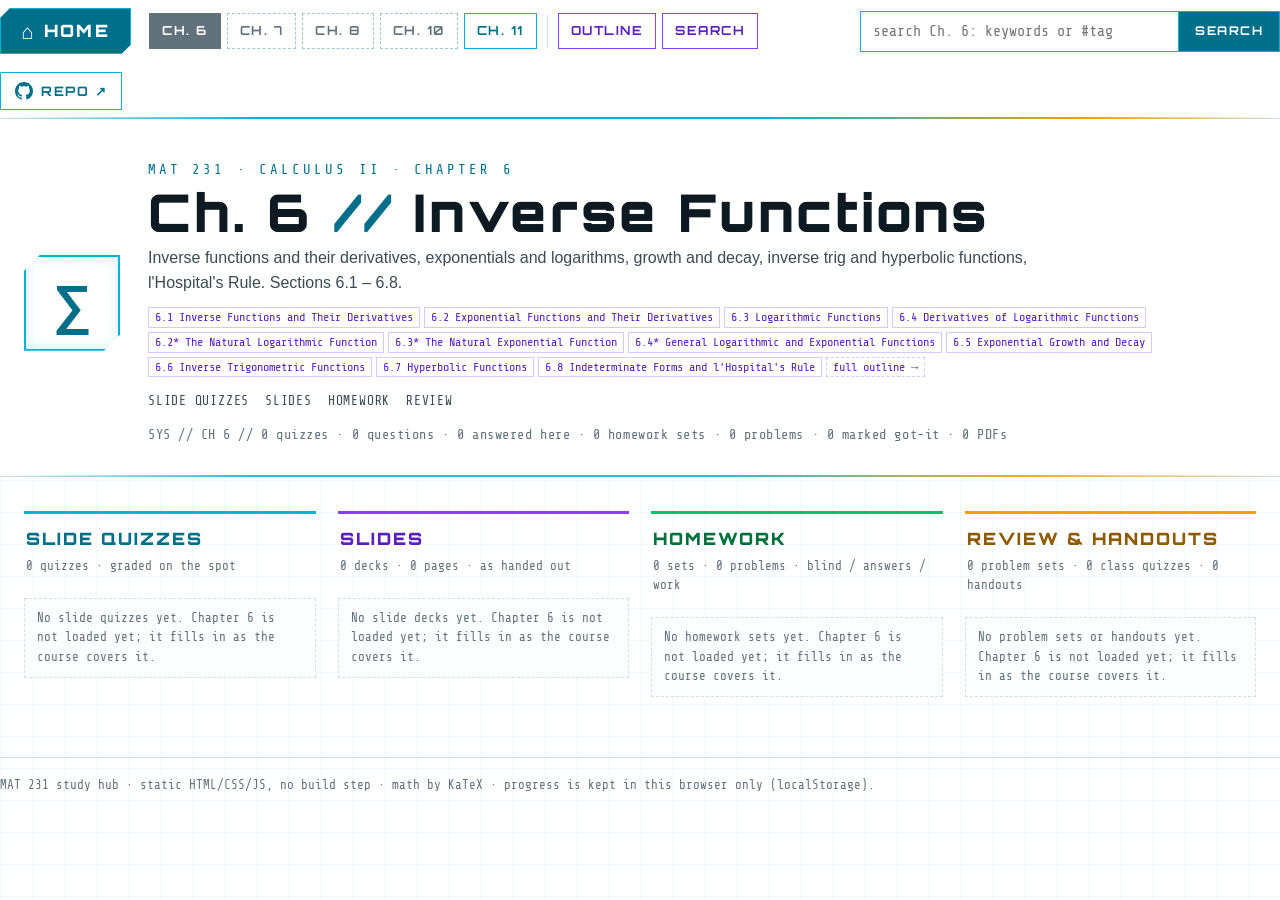
<file: ch6/index.html>
<!DOCTYPE html>
<html lang="en">
<head>
  <meta charset="utf-8">
  <meta name="viewport" content="width=device-width, initial-scale=1">
  <title>Chapter · MAT 231</title>
  <link rel="icon" type="image/png" sizes="32x32" href="../assets/img/favicon-32.png">
  <link rel="icon" href="../assets/img/favicon.ico" sizes="any">
  <link rel="apple-touch-icon" href="../assets/img/apple-touch-icon.png">
  <link rel="stylesheet" href="../assets/css/site.css">
</head>
<!-- Chapter hub. The same page sits in every chapter folder; only data-ch changes. -->
<body id="top" data-ch="6" data-page="ch" data-root="../">
  <nav class="topnav" aria-label="Site">
    <div class="wrap topnav-row">
      <a class="home-btn" href="../index.html" title="All chapters"><span aria-hidden="true">⌂</span> Home</a>
      <span class="topnav-links" id="nav-chapters"></span>
      <form class="searchbox" action="../search.html" role="search">
        <label class="sr-only" for="q">Search problems, quizzes and slides</label>
        <input id="q" name="q" type="search" placeholder="search: ratio test, telescoping, #p-series…" autocomplete="off">
        <button type="submit">Search</button>
      </form>
      <a class="topnav-repo" href="https://github.com/N-Herling-Mk1/MAT_231_Calc_II" target="_blank" rel="noopener" title="Source repository on GitHub (new tab)" aria-label="Source repository on GitHub (new tab)"><svg class="gh-mark" viewBox="0 0 16 16" width="18" height="18" aria-hidden="true" focusable="false"><path fill="currentColor" d="M8 0c4.42 0 8 3.58 8 8a8.013 8.013 0 0 1-5.45 7.59c-.4.08-.55-.17-.55-.38 0-.27.01-1.13.01-2.2 0-.75-.25-1.23-.54-1.48 1.78-.2 3.65-.88 3.65-3.95 0-.88-.31-1.59-.82-2.15.08-.2.36-1.02-.08-2.12 0 0-.67-.22-2.2.82-.64-.18-1.32-.27-2-.27-.68 0-1.36.09-2 .27-1.53-1.03-2.2-.82-2.2-.82-.44 1.1-.16 1.92-.08 2.12-.51.56-.82 1.28-.82 2.15 0 3.06 1.86 3.75 3.64 3.95-.23.2-.44.55-.51 1.07-.46.21-1.61.55-2.33-.66-.15-.24-.6-.83-1.23-.82-.67.01-.27.38.01.53.34.19.73.9.82 1.13.16.45.68 1.31 2.69.94 0 .67.01 1.3.01 1.49 0 .21-.15.45-.55.38A7.995 7.995 0 0 1 0 8c0-4.42 3.58-8 8-8Z"/></svg><span>Repo ↗</span></a>
    </div>
  </nav>

  <header class="hero">
    <div class="wrap hero-grid">
      <div class="sigil" aria-hidden="true">∑</div>
      <div>
        <div class="kicker" id="kicker">MAT 231 · Calculus II</div>
        <h1 id="ch-title">Chapter</h1>
        <p class="lede" id="ch-blurb"></p>
        <div class="ch-secs-outline" id="ch-secs" aria-label="Textbook sections"></div>
        <nav class="topnav-sub" aria-label="On this page" style="margin-top:14px">
          <a href="#col-quizzes">Slide quizzes</a>
          <a href="#col-slides">Slides</a>
          <a href="#col-hw">Homework</a>
          <a href="#col-review">Review</a>
        </nav>
        <div class="readout" id="readout">SYS //</div>
      </div>
    </div>
  </header>

  <main class="wrap columns">
    <section class="col" id="col-quizzes">
      <div class="col-head"><h2>Slide quizzes</h2><p id="quiz-count">one per deck · graded on the spot</p></div>
      <div class="cards" id="quizzes"></div>
    </section>
    <section class="col c-slides" id="col-slides">
      <div class="col-head"><h2>Slides</h2><p id="slide-count">as handed out · PDF</p></div>
      <div class="cards" id="slides"></div>
    </section>
    <section class="col c-hw" id="col-hw">
      <div class="col-head"><h2>Homework</h2><p id="hw-count">WebAssign · blind / answers / work</p></div>
      <div class="cards" id="hw"></div>
    </section>
    <section class="col c-review" id="col-review">
      <div class="col-head"><h2>Review &amp; handouts</h2><p id="review-count">problem sets, class quizzes, guides</p></div>
      <div class="cards" id="review"></div>
    </section>
  </main>

  <footer class="wrap foot">MAT 231 study hub · static HTML/CSS/JS, no build step · math by KaTeX · progress is kept in this browser only (localStorage).</footer>

  <script src="../assets/js/chapters.js"></script>
  <script src="../assets/js/slides.js"></script>
  <script src="../assets/js/manifest.js"></script>
  <script src="../assets/js/outline.js"></script>
  <script src="../assets/js/nav.js"></script>
  <script src="../assets/js/hub.js"></script>
</body>
</html>
</file>
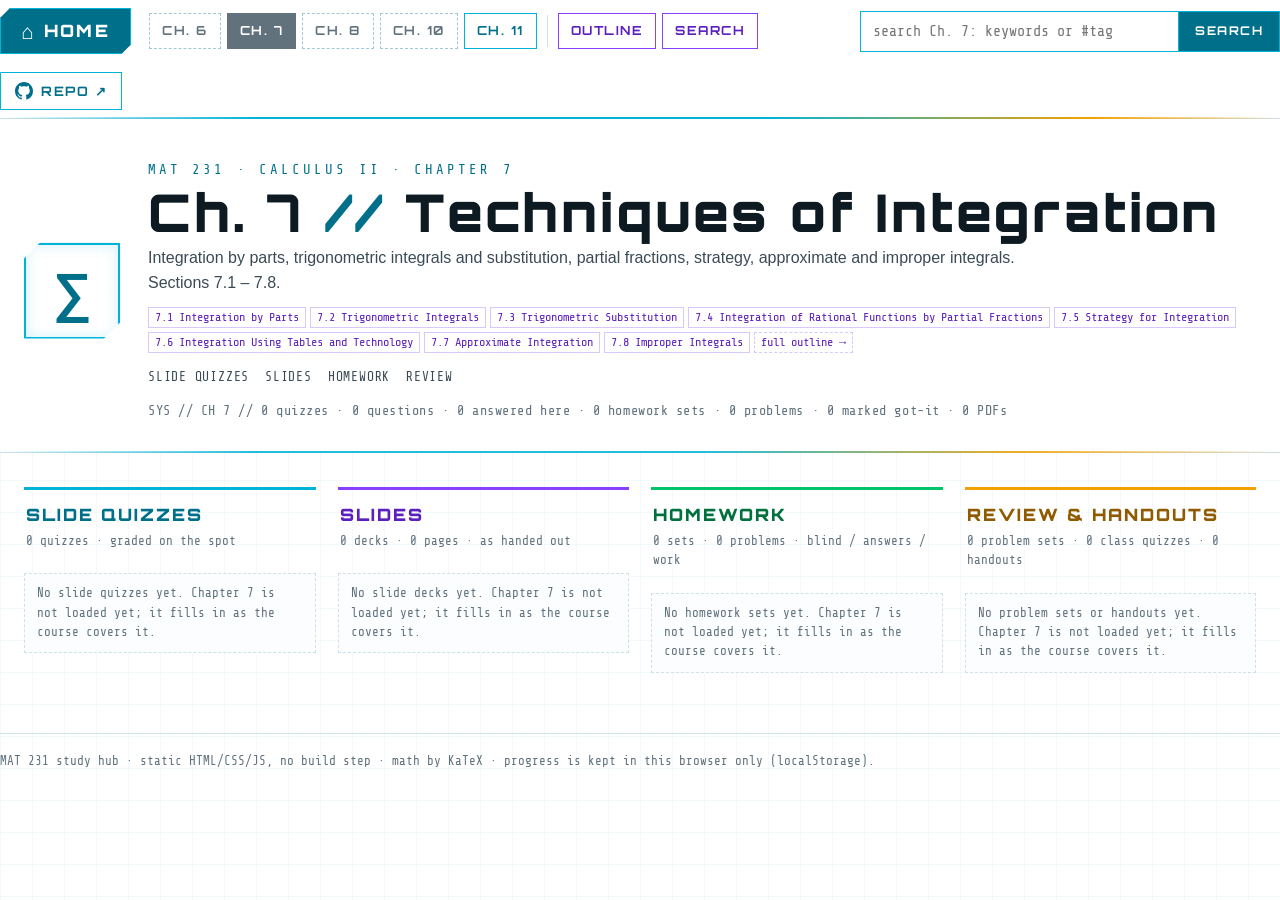
<file: ch7/index.html>
<!DOCTYPE html>
<html lang="en">
<head>
  <meta charset="utf-8">
  <meta name="viewport" content="width=device-width, initial-scale=1">
  <title>Chapter · MAT 231</title>
  <link rel="icon" type="image/png" sizes="32x32" href="../assets/img/favicon-32.png">
  <link rel="icon" href="../assets/img/favicon.ico" sizes="any">
  <link rel="apple-touch-icon" href="../assets/img/apple-touch-icon.png">
  <link rel="stylesheet" href="../assets/css/site.css">
</head>
<!-- Chapter hub. The same page sits in every chapter folder; only data-ch changes. -->
<body id="top" data-ch="7" data-page="ch" data-root="../">
  <nav class="topnav" aria-label="Site">
    <div class="wrap topnav-row">
      <a class="home-btn" href="../index.html" title="All chapters"><span aria-hidden="true">⌂</span> Home</a>
      <span class="topnav-links" id="nav-chapters"></span>
      <form class="searchbox" action="../search.html" role="search">
        <label class="sr-only" for="q">Search problems, quizzes and slides</label>
        <input id="q" name="q" type="search" placeholder="search: ratio test, telescoping, #p-series…" autocomplete="off">
        <button type="submit">Search</button>
      </form>
      <a class="topnav-repo" href="https://github.com/N-Herling-Mk1/MAT_231_Calc_II" target="_blank" rel="noopener" title="Source repository on GitHub (new tab)" aria-label="Source repository on GitHub (new tab)"><svg class="gh-mark" viewBox="0 0 16 16" width="18" height="18" aria-hidden="true" focusable="false"><path fill="currentColor" d="M8 0c4.42 0 8 3.58 8 8a8.013 8.013 0 0 1-5.45 7.59c-.4.08-.55-.17-.55-.38 0-.27.01-1.13.01-2.2 0-.75-.25-1.23-.54-1.48 1.78-.2 3.65-.88 3.65-3.95 0-.88-.31-1.59-.82-2.15.08-.2.36-1.02-.08-2.12 0 0-.67-.22-2.2.82-.64-.18-1.32-.27-2-.27-.68 0-1.36.09-2 .27-1.53-1.03-2.2-.82-2.2-.82-.44 1.1-.16 1.92-.08 2.12-.51.56-.82 1.28-.82 2.15 0 3.06 1.86 3.75 3.64 3.95-.23.2-.44.55-.51 1.07-.46.21-1.61.55-2.33-.66-.15-.24-.6-.83-1.23-.82-.67.01-.27.38.01.53.34.19.73.9.82 1.13.16.45.68 1.31 2.69.94 0 .67.01 1.3.01 1.49 0 .21-.15.45-.55.38A7.995 7.995 0 0 1 0 8c0-4.42 3.58-8 8-8Z"/></svg><span>Repo ↗</span></a>
    </div>
  </nav>

  <header class="hero">
    <div class="wrap hero-grid">
      <div class="sigil" aria-hidden="true">∑</div>
      <div>
        <div class="kicker" id="kicker">MAT 231 · Calculus II</div>
        <h1 id="ch-title">Chapter</h1>
        <p class="lede" id="ch-blurb"></p>
        <div class="ch-secs-outline" id="ch-secs" aria-label="Textbook sections"></div>
        <nav class="topnav-sub" aria-label="On this page" style="margin-top:14px">
          <a href="#col-quizzes">Slide quizzes</a>
          <a href="#col-slides">Slides</a>
          <a href="#col-hw">Homework</a>
          <a href="#col-review">Review</a>
        </nav>
        <div class="readout" id="readout">SYS //</div>
      </div>
    </div>
  </header>

  <main class="wrap columns">
    <section class="col" id="col-quizzes">
      <div class="col-head"><h2>Slide quizzes</h2><p id="quiz-count">one per deck · graded on the spot</p></div>
      <div class="cards" id="quizzes"></div>
    </section>
    <section class="col c-slides" id="col-slides">
      <div class="col-head"><h2>Slides</h2><p id="slide-count">as handed out · PDF</p></div>
      <div class="cards" id="slides"></div>
    </section>
    <section class="col c-hw" id="col-hw">
      <div class="col-head"><h2>Homework</h2><p id="hw-count">WebAssign · blind / answers / work</p></div>
      <div class="cards" id="hw"></div>
    </section>
    <section class="col c-review" id="col-review">
      <div class="col-head"><h2>Review &amp; handouts</h2><p id="review-count">problem sets, class quizzes, guides</p></div>
      <div class="cards" id="review"></div>
    </section>
  </main>

  <footer class="wrap foot">MAT 231 study hub · static HTML/CSS/JS, no build step · math by KaTeX · progress is kept in this browser only (localStorage).</footer>

  <script src="../assets/js/chapters.js"></script>
  <script src="../assets/js/slides.js"></script>
  <script src="../assets/js/manifest.js"></script>
  <script src="../assets/js/outline.js"></script>
  <script src="../assets/js/nav.js"></script>
  <script src="../assets/js/hub.js"></script>
</body>
</html>
</file>
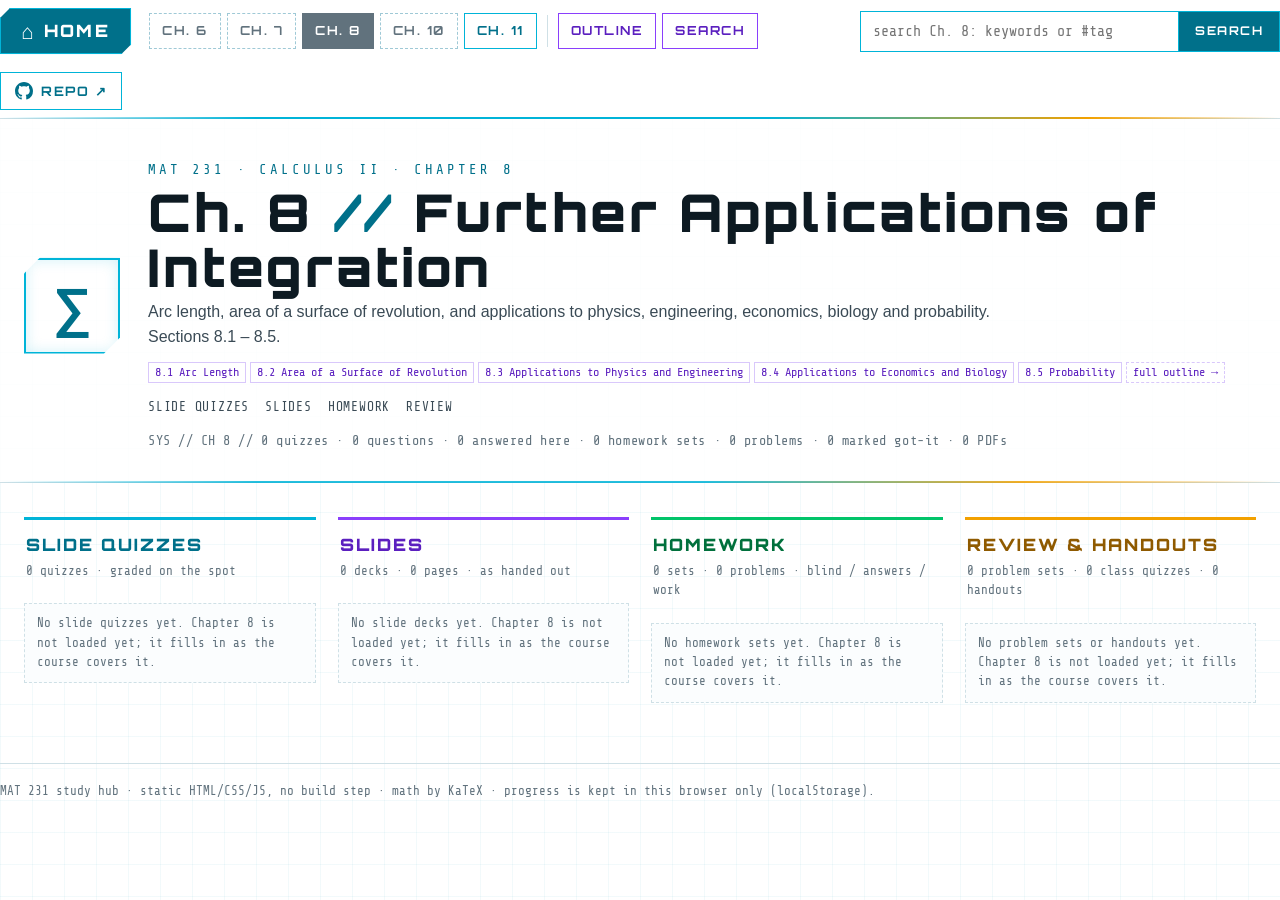
<file: ch8/index.html>
<!DOCTYPE html>
<html lang="en">
<head>
  <meta charset="utf-8">
  <meta name="viewport" content="width=device-width, initial-scale=1">
  <title>Chapter · MAT 231</title>
  <link rel="icon" type="image/png" sizes="32x32" href="../assets/img/favicon-32.png">
  <link rel="icon" href="../assets/img/favicon.ico" sizes="any">
  <link rel="apple-touch-icon" href="../assets/img/apple-touch-icon.png">
  <link rel="stylesheet" href="../assets/css/site.css">
</head>
<!-- Chapter hub. The same page sits in every chapter folder; only data-ch changes. -->
<body id="top" data-ch="8" data-page="ch" data-root="../">
  <nav class="topnav" aria-label="Site">
    <div class="wrap topnav-row">
      <a class="home-btn" href="../index.html" title="All chapters"><span aria-hidden="true">⌂</span> Home</a>
      <span class="topnav-links" id="nav-chapters"></span>
      <form class="searchbox" action="../search.html" role="search">
        <label class="sr-only" for="q">Search problems, quizzes and slides</label>
        <input id="q" name="q" type="search" placeholder="search: ratio test, telescoping, #p-series…" autocomplete="off">
        <button type="submit">Search</button>
      </form>
      <a class="topnav-repo" href="https://github.com/N-Herling-Mk1/MAT_231_Calc_II" target="_blank" rel="noopener" title="Source repository on GitHub (new tab)" aria-label="Source repository on GitHub (new tab)"><svg class="gh-mark" viewBox="0 0 16 16" width="18" height="18" aria-hidden="true" focusable="false"><path fill="currentColor" d="M8 0c4.42 0 8 3.58 8 8a8.013 8.013 0 0 1-5.45 7.59c-.4.08-.55-.17-.55-.38 0-.27.01-1.13.01-2.2 0-.75-.25-1.23-.54-1.48 1.78-.2 3.65-.88 3.65-3.95 0-.88-.31-1.59-.82-2.15.08-.2.36-1.02-.08-2.12 0 0-.67-.22-2.2.82-.64-.18-1.32-.27-2-.27-.68 0-1.36.09-2 .27-1.53-1.03-2.2-.82-2.2-.82-.44 1.1-.16 1.92-.08 2.12-.51.56-.82 1.28-.82 2.15 0 3.06 1.86 3.75 3.64 3.95-.23.2-.44.55-.51 1.07-.46.21-1.61.55-2.33-.66-.15-.24-.6-.83-1.23-.82-.67.01-.27.38.01.53.34.19.73.9.82 1.13.16.45.68 1.31 2.69.94 0 .67.01 1.3.01 1.49 0 .21-.15.45-.55.38A7.995 7.995 0 0 1 0 8c0-4.42 3.58-8 8-8Z"/></svg><span>Repo ↗</span></a>
    </div>
  </nav>

  <header class="hero">
    <div class="wrap hero-grid">
      <div class="sigil" aria-hidden="true">∑</div>
      <div>
        <div class="kicker" id="kicker">MAT 231 · Calculus II</div>
        <h1 id="ch-title">Chapter</h1>
        <p class="lede" id="ch-blurb"></p>
        <div class="ch-secs-outline" id="ch-secs" aria-label="Textbook sections"></div>
        <nav class="topnav-sub" aria-label="On this page" style="margin-top:14px">
          <a href="#col-quizzes">Slide quizzes</a>
          <a href="#col-slides">Slides</a>
          <a href="#col-hw">Homework</a>
          <a href="#col-review">Review</a>
        </nav>
        <div class="readout" id="readout">SYS //</div>
      </div>
    </div>
  </header>

  <main class="wrap columns">
    <section class="col" id="col-quizzes">
      <div class="col-head"><h2>Slide quizzes</h2><p id="quiz-count">one per deck · graded on the spot</p></div>
      <div class="cards" id="quizzes"></div>
    </section>
    <section class="col c-slides" id="col-slides">
      <div class="col-head"><h2>Slides</h2><p id="slide-count">as handed out · PDF</p></div>
      <div class="cards" id="slides"></div>
    </section>
    <section class="col c-hw" id="col-hw">
      <div class="col-head"><h2>Homework</h2><p id="hw-count">WebAssign · blind / answers / work</p></div>
      <div class="cards" id="hw"></div>
    </section>
    <section class="col c-review" id="col-review">
      <div class="col-head"><h2>Review &amp; handouts</h2><p id="review-count">problem sets, class quizzes, guides</p></div>
      <div class="cards" id="review"></div>
    </section>
  </main>

  <footer class="wrap foot">MAT 231 study hub · static HTML/CSS/JS, no build step · math by KaTeX · progress is kept in this browser only (localStorage).</footer>

  <script src="../assets/js/chapters.js"></script>
  <script src="../assets/js/slides.js"></script>
  <script src="../assets/js/manifest.js"></script>
  <script src="../assets/js/outline.js"></script>
  <script src="../assets/js/nav.js"></script>
  <script src="../assets/js/hub.js"></script>
</body>
</html>
</file>
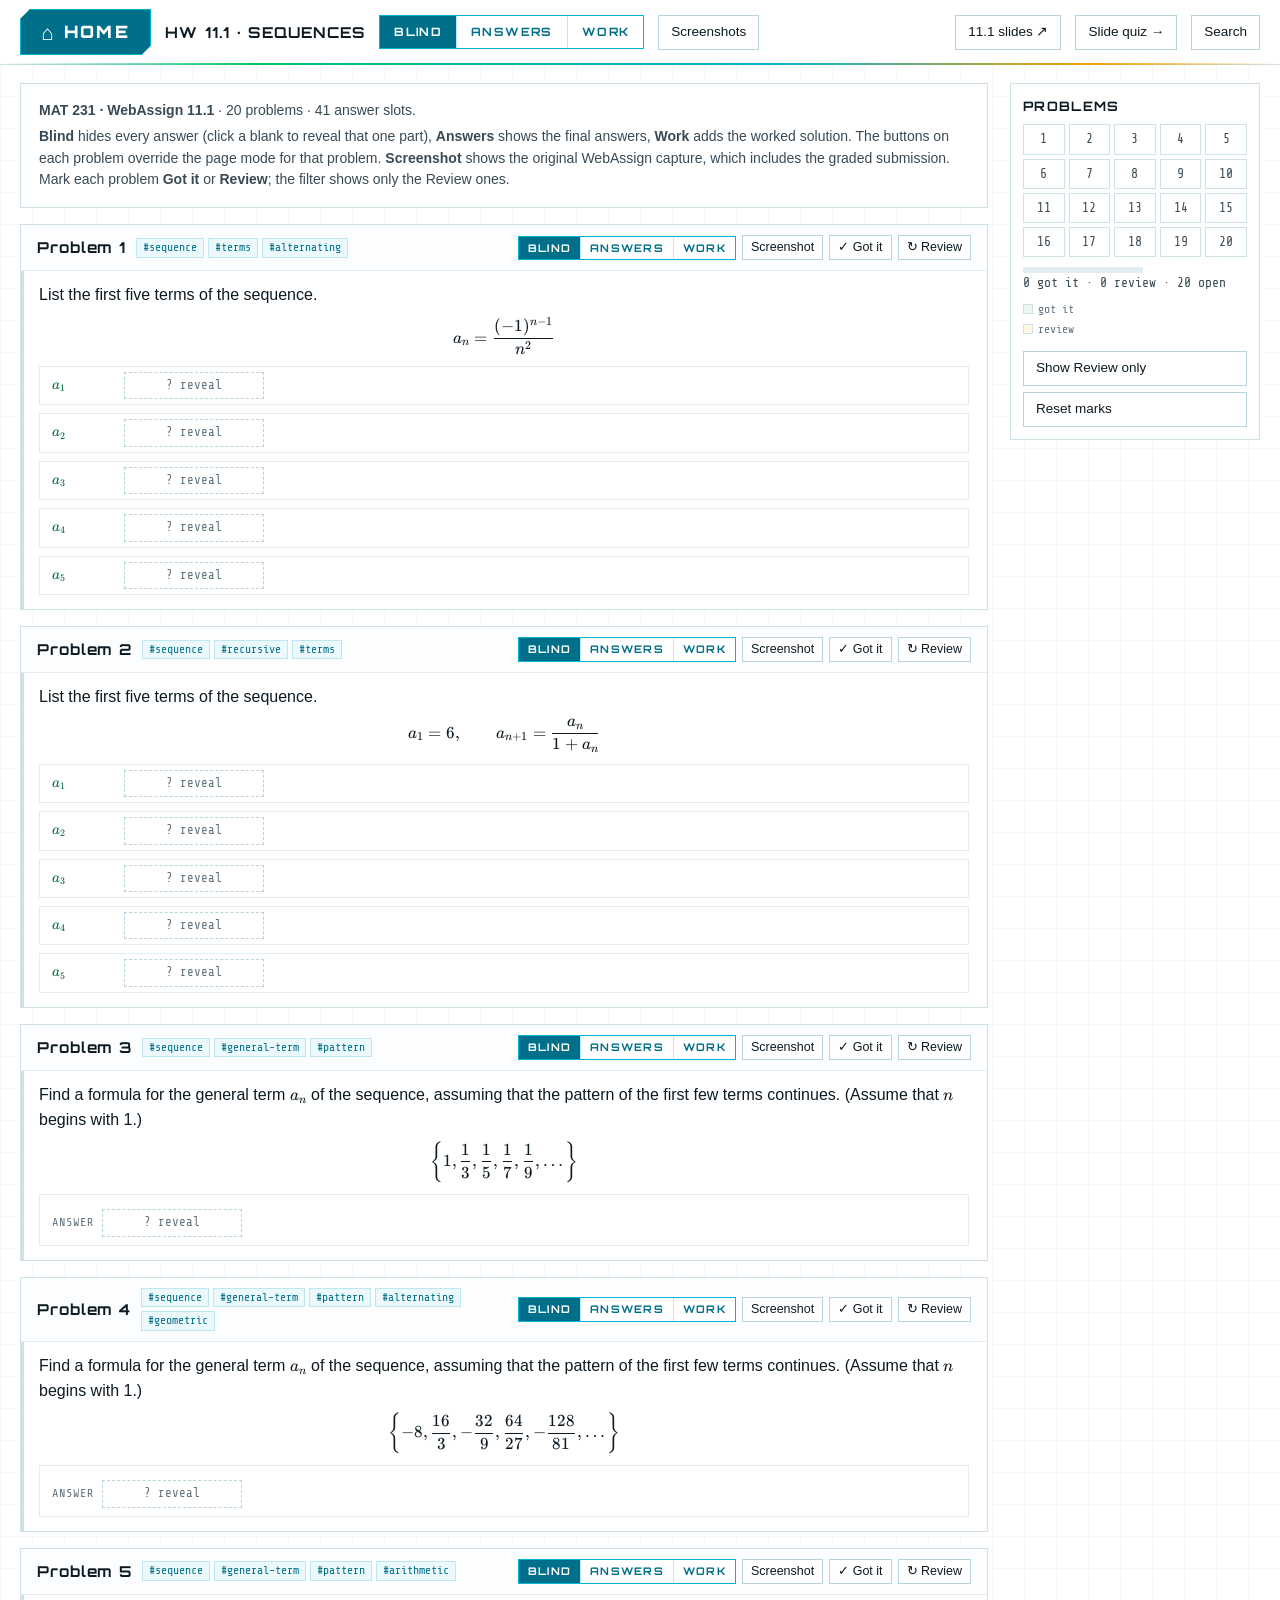
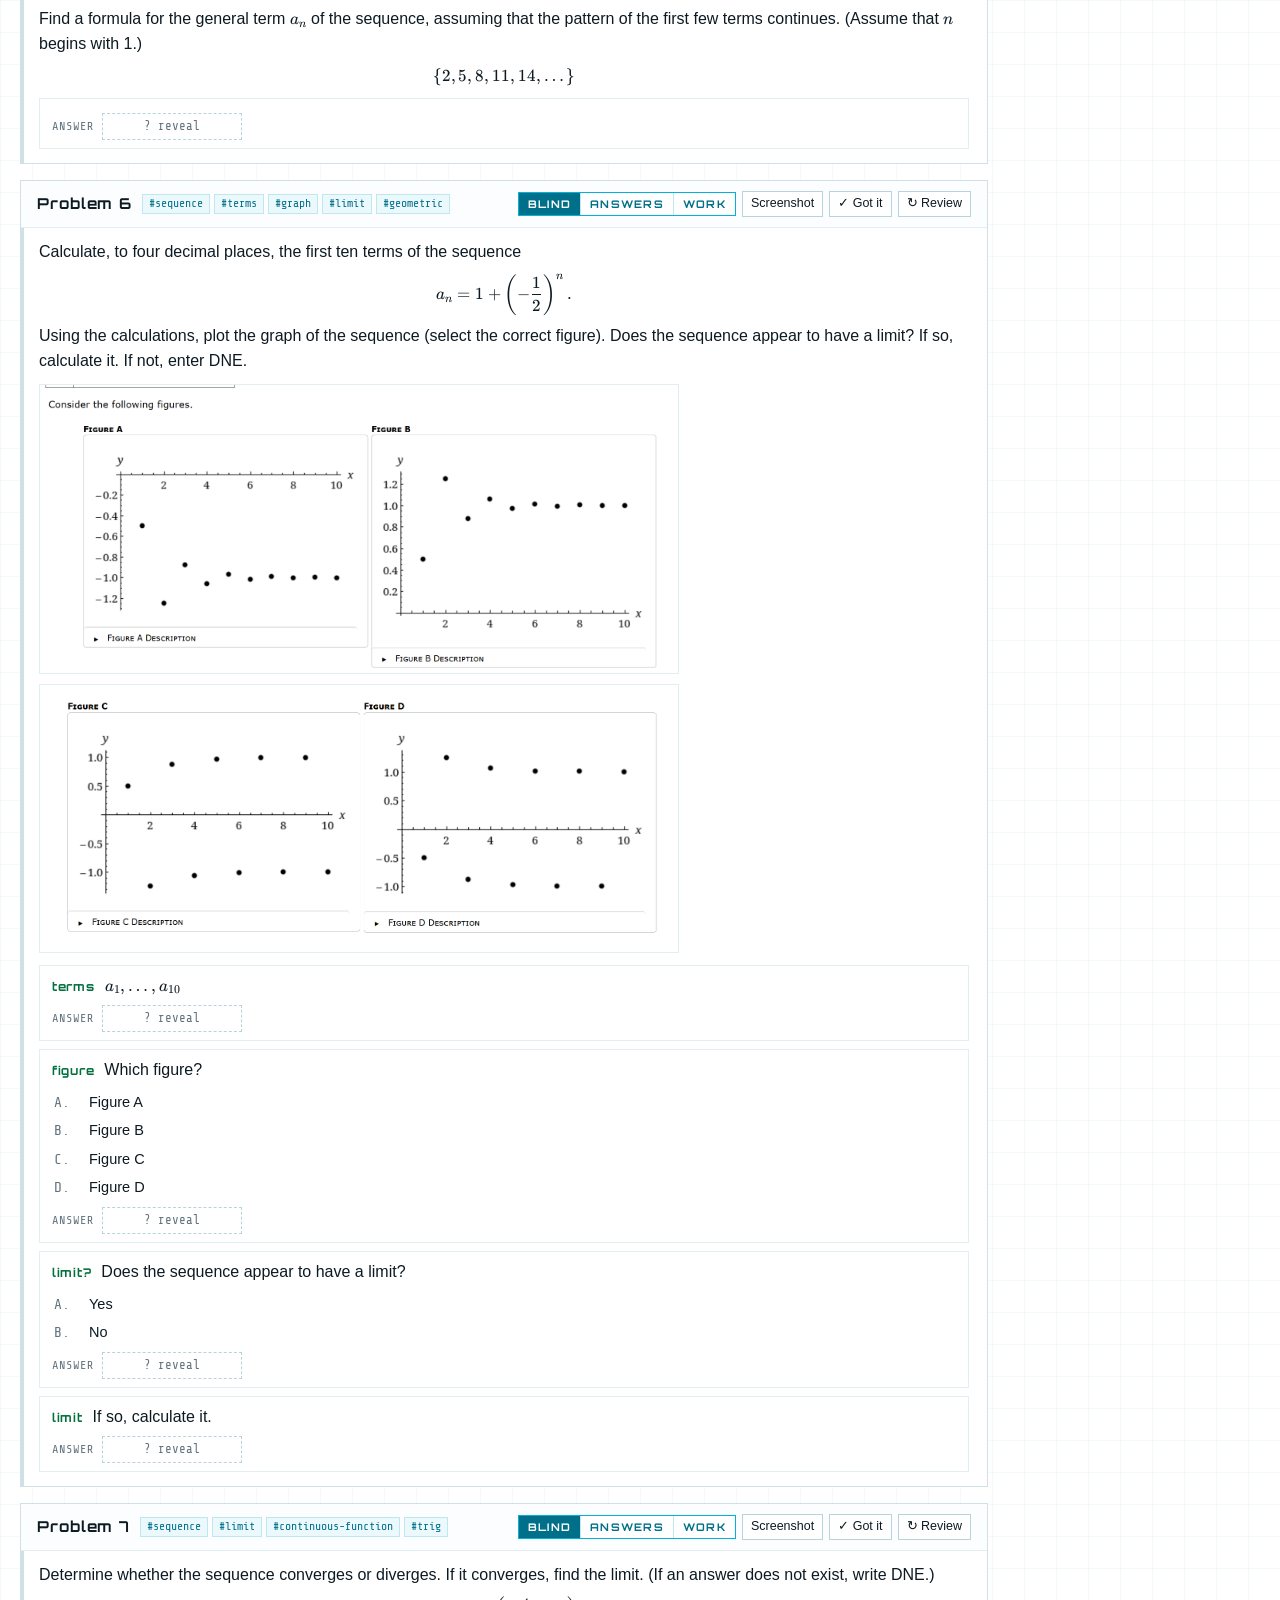
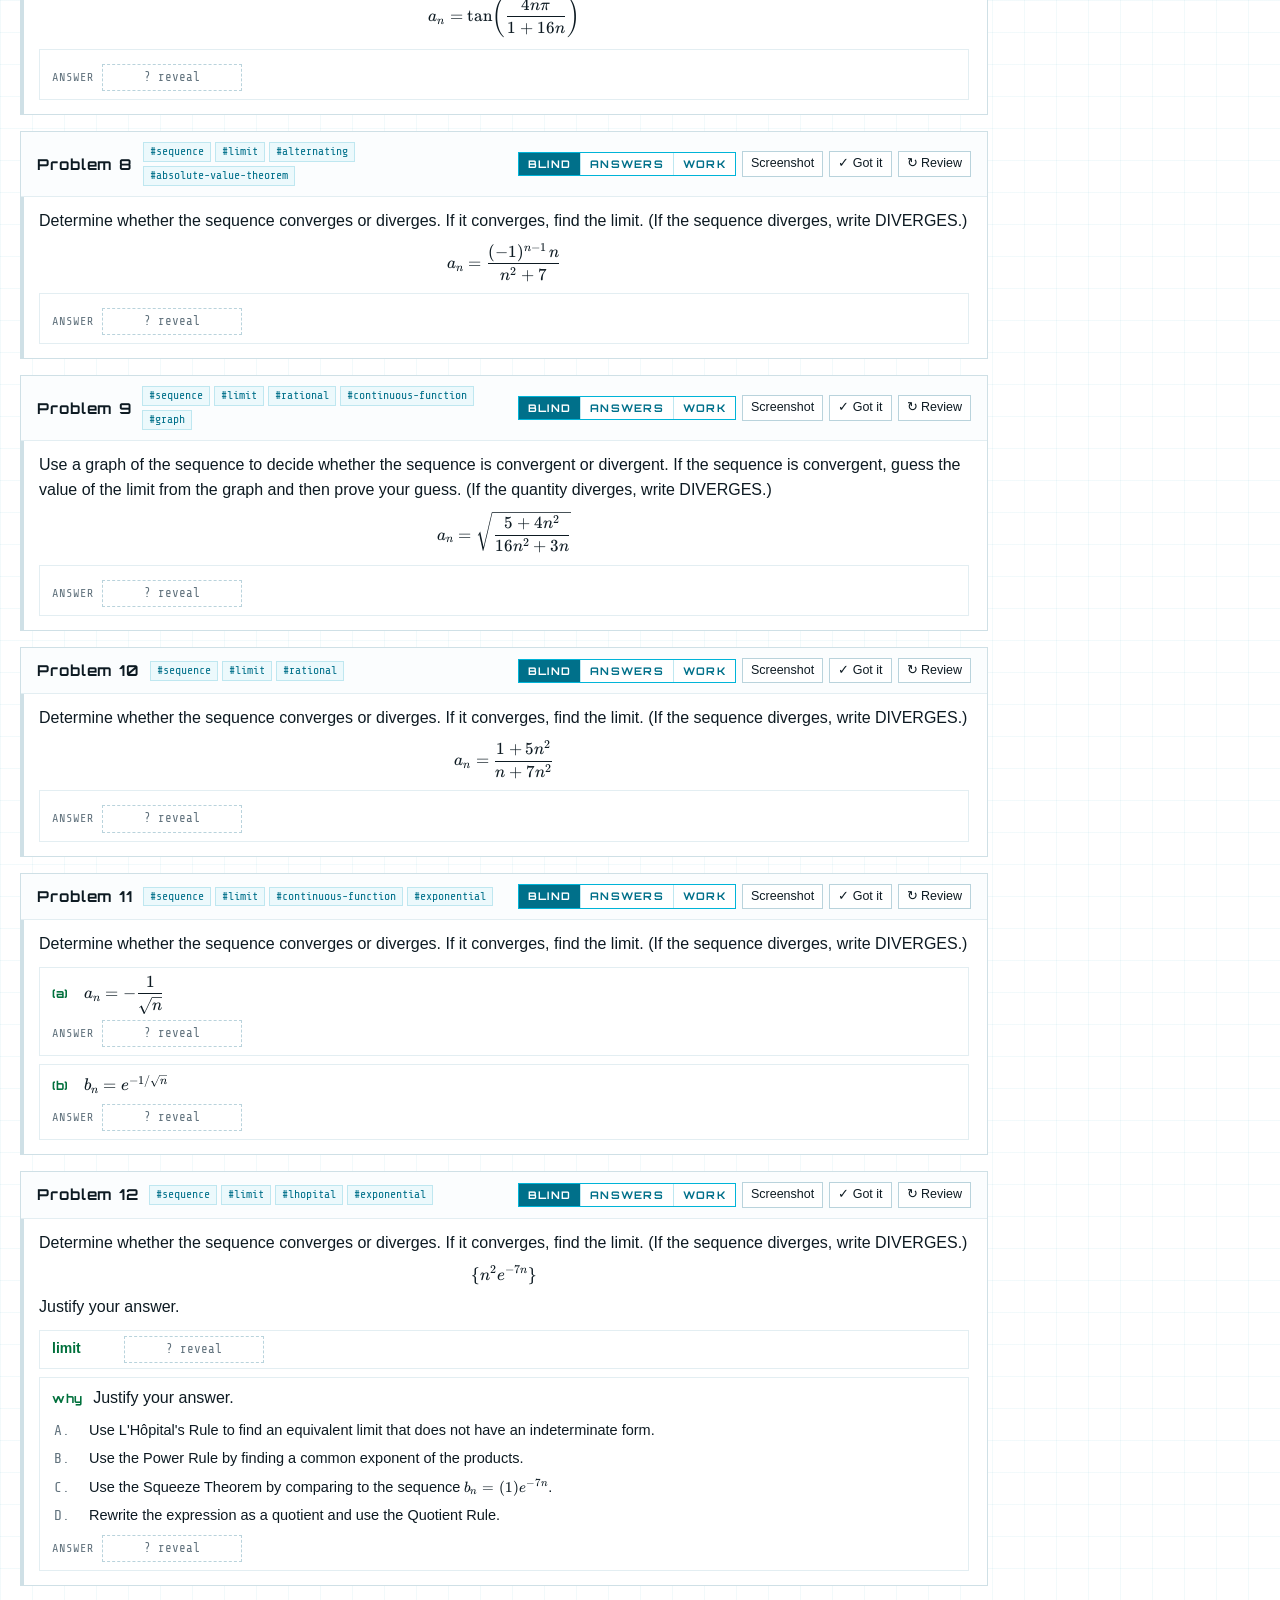
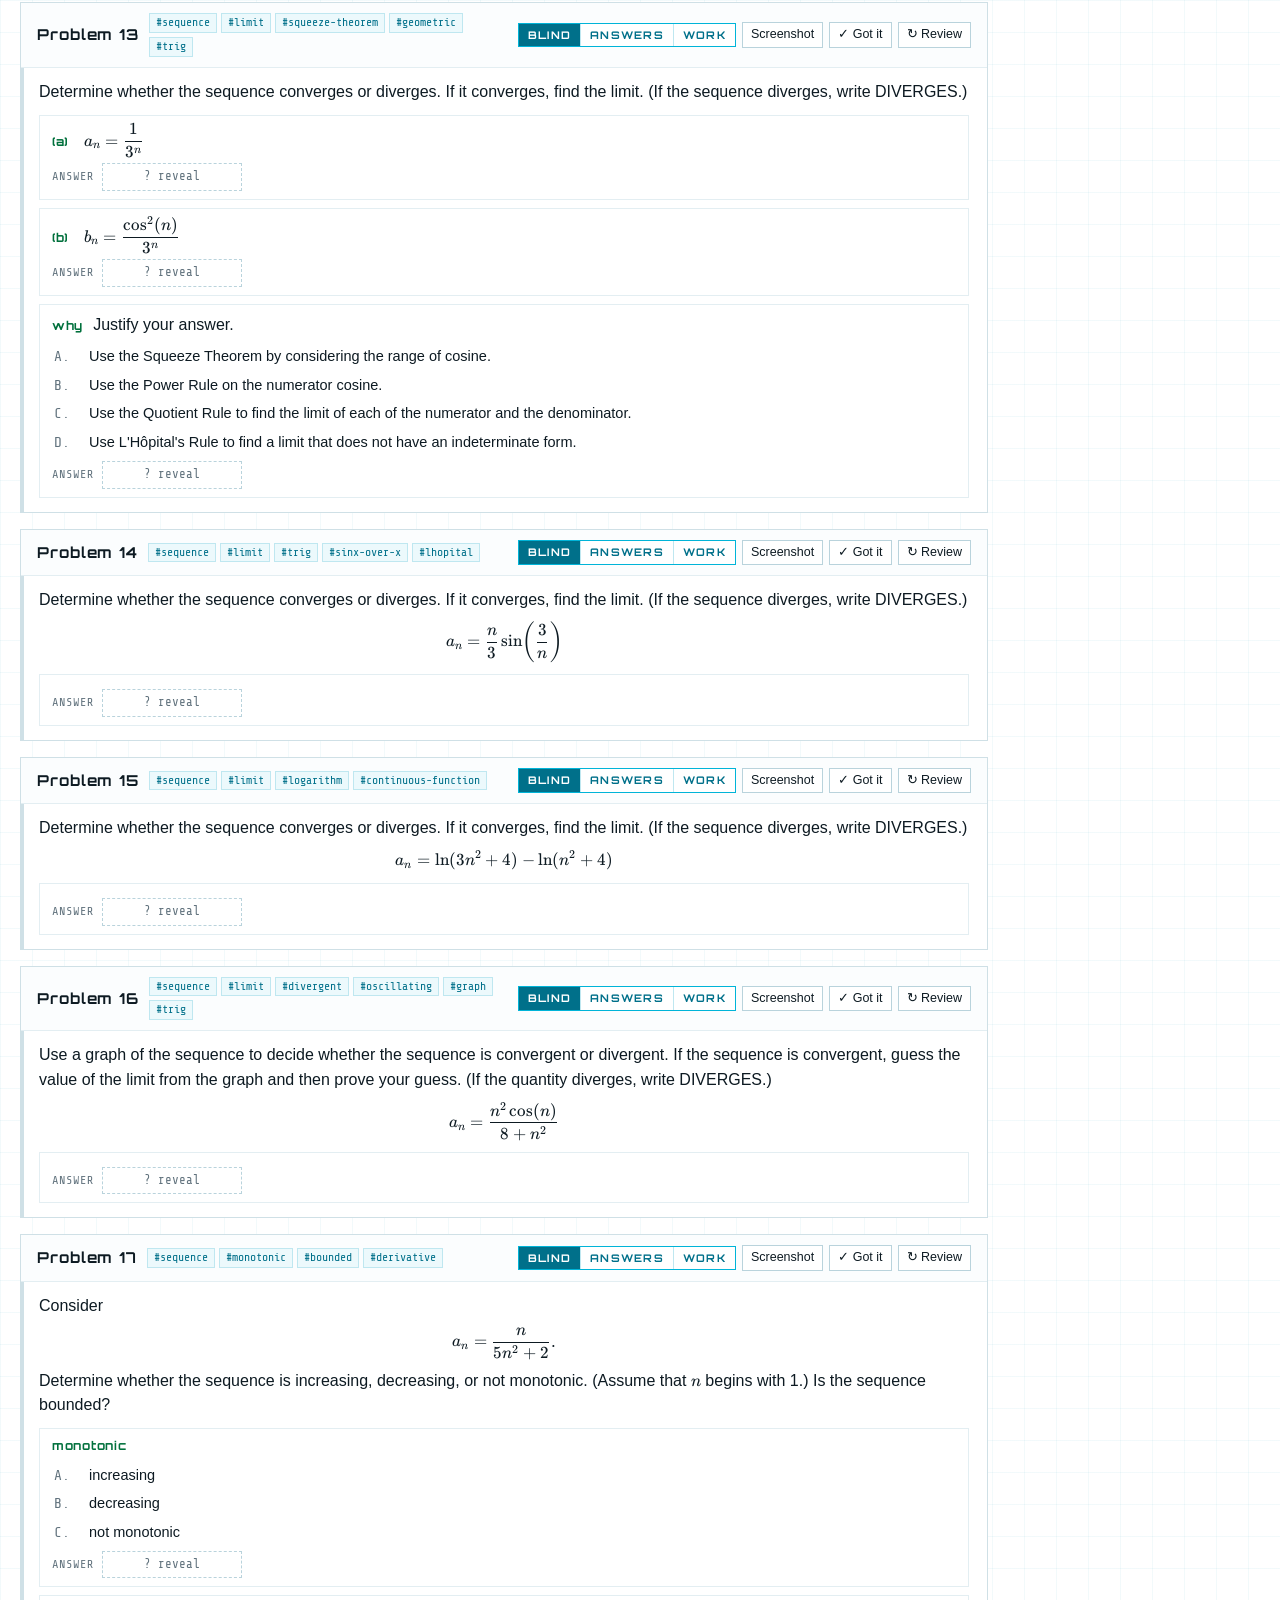
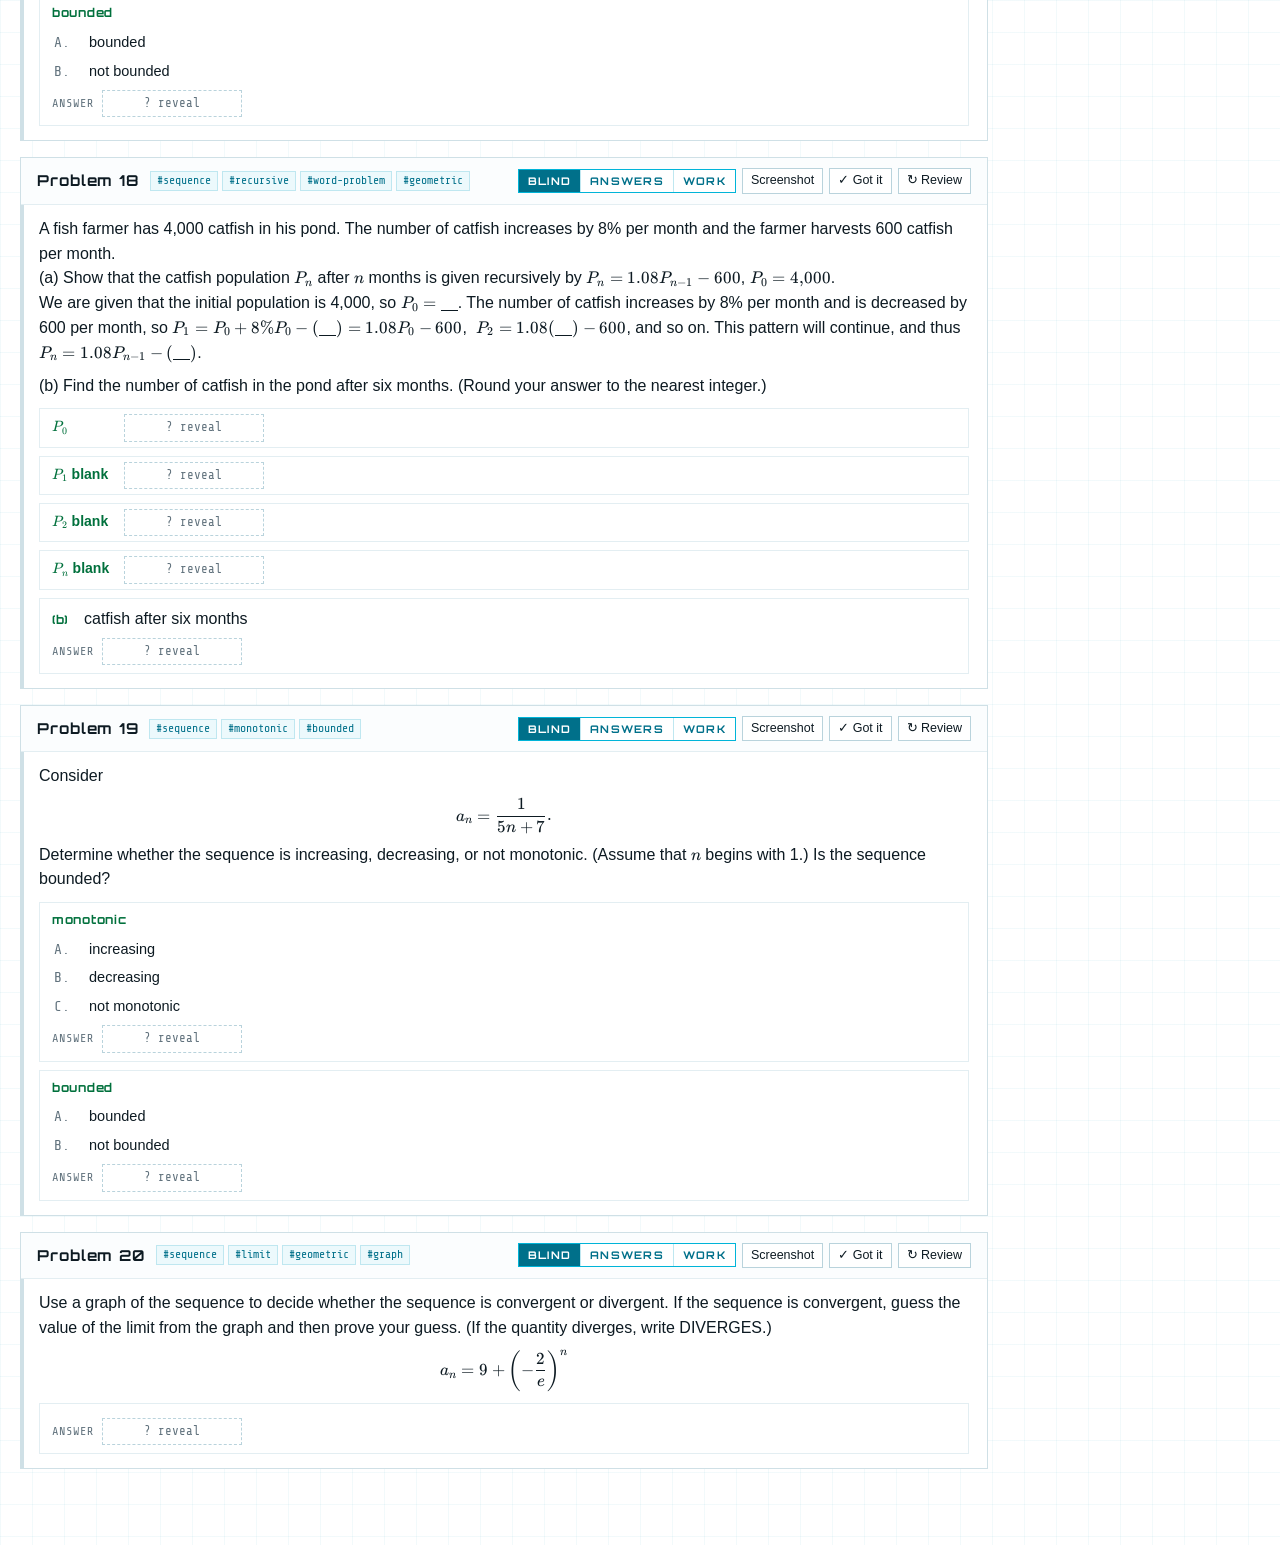
<file: hw/hw-11-1/index.html>
<!DOCTYPE html>
<html lang="en">
<head>
  <meta charset="utf-8">
  <meta name="viewport" content="width=device-width, initial-scale=1">
  <title>Homework · MAT 231</title>
  <link rel="icon" type="image/png" sizes="32x32" href="../../assets/img/favicon-32.png">
  <link rel="icon" href="../../assets/img/favicon.ico" sizes="any">
  <link rel="stylesheet" href="../../assets/vendor/katex/katex.min.css">
  <link rel="stylesheet" href="../../assets/css/site.css">
</head>
<body>
  <header class="hw-top">
    <div class="row">
      <a class="home-btn" href="../../index.html" title="Back to the study hub"><span aria-hidden="true">⌂</span> Home</a>
      <h1 id="hw-title">Homework</h1>
      <span class="seg" id="mode" role="group" aria-label="View mode"></span>
      <button class="tbtn" id="btn-shots" type="button" title="Show or hide every original screenshot (they include the graded submissions)">Screenshots</button>
      <div class="spacer"></div>
      <a class="tbtn" id="deck-link" target="_blank" rel="noopener" hidden>Slides ↗</a>
      <a class="tbtn" id="quiz-link" hidden>Slide quiz →</a>
      <a class="tbtn" href="../../search.html" title="Search problems, quizzes and slides by keyword or tag">Search</a>
    </div>
  </header>
  <main class="hw-layout">
    <section>
      <div class="hw-intro" id="hw-intro"></div>
      <div id="probs"></div>
    </section>
    <aside class="hw-side" aria-label="Problem map">
      <h3>Problems</h3>
      <div class="pmap" id="pmap"></div>
      <div class="hw-prog" style="margin-top:10px"><span class="bar"><i class="ok" id="bar-ok"></i><i class="rv" id="bar-rv"></i></span></div>
      <div class="hw-prog"><span id="prog-text"></span></div>
      <div class="legend"><span><i style="background:var(--green-wash)"></i>got it</span><span><i style="background:var(--amber-wash)"></i>review</span></div>
      <div class="sidebtns">
        <button class="tbtn" id="btn-filter" type="button">Show Review only</button>
        <button class="tbtn" id="btn-reset" type="button">Reset marks</button>
      </div>
    </aside>
  </main>
  <script src="../../assets/vendor/katex/katex.min.js"></script>
  <script src="../../assets/vendor/katex/contrib/auto-render.min.js"></script>
  <script src="data.js"></script>
  <script src="../../assets/js/hw-engine.js"></script>
</body>
</html>
</file>
<file: assets/css/home-dark.css>
/* MAT 231 Study Hub — course home only (index.html): dark and sleek.
   Every other page (chapter hubs, outline, search, homework, quizzes, viewer) keeps the TRON-light site.css / quiz.css.
   Layout: sticky top bar with the chapter tiles (sliding highlighter box, ◀ ▶ step buttons, select for narrow screens)
           left rail: course summary (Overview) or the selected chapter's textbook outline
           main:      overview cards, or the selected chapter's stats, progress and direct links */
@font-face { font-family: "Orbitron"; font-weight: 500; font-display: swap; src: url("../vendor/fonts/orbitron-latin-500-normal.woff2") format("woff2"); }
@font-face { font-family: "Orbitron"; font-weight: 700; font-display: swap; src: url("../vendor/fonts/orbitron-latin-700-normal.woff2") format("woff2"); }
@font-face { font-family: "Orbitron"; font-weight: 900; font-display: swap; src: url("../vendor/fonts/orbitron-latin-900-normal.woff2") format("woff2"); }
@font-face { font-family: "Share Tech Mono"; font-weight: 400; font-display: swap; src: url("../vendor/fonts/share-tech-mono-latin-400-normal.woff2") format("woff2"); }

:root {
  --bg: #05090d; --bg-2: #08111a; --panel: #0b1620; --panel-2: #0f1d29; --line: #163241; --line-2: #10242f;
  --ink: #d8eef6; --ink-2: #a3bfca; --muted: #6a8794;
  --cyan: #22d3ee; --cyan-dim: #0e7490; --cyan-glow: rgba(34, 211, 238, .45);
  --violet: #a78bfa; --green: #34d399; --amber: #fbbf24;
  --display: "Orbitron", "Segoe UI", Arial, sans-serif;
  --mono: "Share Tech Mono", Consolas, "Courier New", monospace;
  --body: "Segoe UI", "Helvetica Neue", Arial, sans-serif;
  --bar-h: 92px;
  color-scheme: dark;
}
* { box-sizing: border-box; }
html, body { margin: 0; }
body { font-family: var(--body); color: var(--ink); background: var(--bg); line-height: 1.5; min-height: 100vh;
  background-image:
    radial-gradient(1200px 500px at 70% -10%, rgba(34, 211, 238, .08), transparent 60%),
    linear-gradient(rgba(34, 211, 238, .035) 1px, transparent 1px),
    linear-gradient(90deg, rgba(34, 211, 238, .035) 1px, transparent 1px);
  background-size: auto, 32px 32px, 32px 32px; background-attachment: fixed; }
a { color: var(--cyan); }
.sr-only { position: absolute; width: 1px; height: 1px; overflow: hidden; clip: rect(0 0 0 0); white-space: nowrap; }
::selection { background: var(--cyan-dim); color: #fff; }

/* ---------------- top bar ---------------- */
.bar { position: sticky; top: 0; z-index: 40; background: rgba(5, 9, 13, .92); backdrop-filter: blur(8px); border-bottom: 1px solid var(--line); }
.bar::after { content: ""; position: absolute; left: 0; right: 0; bottom: -1px; height: 1px;
  background: linear-gradient(90deg, transparent, var(--cyan) 25%, var(--cyan) 60%, var(--amber) 85%, transparent); opacity: .8; }
.bar-row { display: flex; align-items: center; gap: 16px; padding: 12px 22px; min-height: var(--bar-h); }
.brand { display: flex; align-items: center; gap: 10px; text-decoration: none; color: var(--ink); white-space: nowrap; }
.brand .sig { width: 40px; height: 40px; display: grid; place-items: center; border: 1px solid var(--cyan); color: var(--cyan);
  font-family: var(--display); font-weight: 900; font-size: 22px; box-shadow: 0 0 12px var(--cyan-glow), inset 0 0 8px rgba(34, 211, 238, .2); }
.brand b { font-family: var(--display); font-weight: 900; font-size: 15px; letter-spacing: .14em; }
.brand i { display: block; font-style: normal; font-family: var(--mono); font-size: 11.5px; color: var(--muted); letter-spacing: .16em; }

/* chapter tiles with the sliding highlighter box */
.tilebar { display: flex; align-items: center; gap: 6px; flex: 1 1 auto; min-width: 0; }
.step { flex: none; width: 30px; height: 62px; border: 1px solid var(--line); background: var(--panel); color: var(--ink-2); cursor: pointer;
  font-size: 13px; display: grid; place-items: center; }
.step:hover, .step:focus-visible { color: var(--cyan); border-color: var(--cyan); box-shadow: 0 0 10px var(--cyan-glow); outline: none; }
.tiles { position: relative; display: flex; gap: 8px; overflow-x: auto; scroll-behavior: smooth; scrollbar-width: none; padding: 4px 2px; min-width: 0; }
.tiles::-webkit-scrollbar { display: none; }
.tile { position: relative; z-index: 1; flex: none; width: 116px; height: 62px; padding: 7px 10px 6px; border: 1px solid var(--line);
  background: var(--panel); color: var(--ink); cursor: pointer; text-align: left; font: inherit; display: flex; flex-direction: column; gap: 1px;
  transition: border-color .15s, background .15s; }
.tile:hover { border-color: #2a5566; background: var(--panel-2); }
.tile:focus-visible { outline: none; border-color: var(--cyan); }
.tile .tn { font-family: var(--display); font-weight: 900; font-size: 14px; letter-spacing: .1em; color: var(--ink); }
.tile .tt { font-family: var(--mono); font-size: 11px; color: var(--muted); white-space: nowrap; overflow: hidden; text-overflow: ellipsis; }
.tile .tp { margin-top: auto; height: 3px; background: var(--line-2); display: block; }
.tile .tp i { display: block; height: 100%; background: var(--cyan); box-shadow: 0 0 6px var(--cyan); }
.tile.pending { border-style: dashed; }
.tile.pending .tn { color: var(--muted); }
.tile.pending .tp { background: repeating-linear-gradient(90deg, var(--line) 0 6px, transparent 6px 10px); }
.tile[aria-selected="true"] .tn { color: var(--cyan); text-shadow: 0 0 10px var(--cyan-glow); }
.tile[aria-selected="true"] .tt { color: var(--ink-2); }
.tile.all .tn { color: var(--amber); }
.hl { position: absolute; z-index: 2; top: 4px; height: 62px; left: 0; width: 116px; pointer-events: none; border: 1px solid var(--cyan);
  box-shadow: 0 0 0 1px rgba(34, 211, 238, .25), 0 0 18px var(--cyan-glow), inset 0 0 14px rgba(34, 211, 238, .14);
  transition: left .28s cubic-bezier(.2, .8, .2, 1), width .28s; }
.hl::before, .hl::after { content: ""; position: absolute; width: 8px; height: 8px; border: 2px solid var(--cyan); }
.hl::before { top: -3px; left: -3px; border-right: 0; border-bottom: 0; }
.hl::after { bottom: -3px; right: -3px; border-left: 0; border-top: 0; }
.tilepick { display: none; font: inherit; font-family: var(--mono); font-size: 14px; background: var(--panel); color: var(--ink); border: 1px solid var(--cyan); padding: 8px 10px; }

.bar-right { display: flex; align-items: center; gap: 10px; flex: none; }
.bar-right .lnk { font-family: var(--display); font-weight: 700; font-size: 12px; letter-spacing: .12em; text-transform: uppercase; color: var(--violet);
  text-decoration: none; border: 1px solid #4c3a85; padding: 9px 12px; white-space: nowrap; }
.bar-right .lnk:hover, .bar-right .lnk:focus-visible { border-color: var(--violet); box-shadow: 0 0 10px rgba(167, 139, 250, .4); outline: none; }
.sbox { display: flex; }
.sbox input { width: 230px; border: 1px solid var(--line); border-right: 0; background: var(--bg-2); color: var(--ink); padding: 9px 12px;
  font-family: var(--mono); font-size: 14px; outline: none; }
.sbox input::placeholder { color: var(--muted); }
.sbox input:focus { border-color: var(--cyan); }
.sbox button { border: 1px solid var(--cyan-dim); background: var(--cyan-dim); color: #fff; padding: 0 14px; cursor: pointer;
  font-family: var(--display); font-weight: 700; font-size: 11.5px; letter-spacing: .12em; text-transform: uppercase; }
.sbox button:hover { background: var(--cyan); border-color: var(--cyan); color: #00151a; }
.repo { display: inline-flex; align-items: center; gap: 8px; font-family: var(--display); font-weight: 700; font-size: 12px; letter-spacing: .12em;
  text-transform: uppercase; color: var(--ink); text-decoration: none; border: 1px solid var(--line); padding: 8px 12px; white-space: nowrap; }
.repo:hover, .repo:focus-visible { border-color: var(--cyan); color: var(--cyan); box-shadow: 0 0 10px var(--cyan-glow); outline: none; }
.repo svg { display: block; flex: none; }

/* ---------------- layout ---------------- */
.layout { display: grid; grid-template-columns: 380px minmax(0, 1fr); gap: 0; min-height: calc(100vh - var(--bar-h)); }
.rail { position: sticky; top: calc(var(--bar-h) + 1px); align-self: start; height: calc(100vh - var(--bar-h) - 1px); overflow-y: auto;
  border-right: 1px solid var(--line); background: rgba(8, 17, 26, .82); padding: 22px 20px 30px; scrollbar-color: var(--line) transparent; }
.main { padding: 28px 32px 40px; min-width: 0; }
.fade { animation: fade .25s ease-out; }
@keyframes fade { from { opacity: 0; transform: translateY(4px); } to { opacity: 1; transform: none; } }

.k { font-family: var(--mono); font-size: 12px; color: var(--cyan); letter-spacing: .22em; text-transform: uppercase; }
.rail h2 { font-family: var(--display); font-weight: 900; font-size: 17px; letter-spacing: .1em; margin: 4px 0 4px; }
.rail .sub { font-family: var(--mono); font-size: 12.5px; color: var(--muted); margin: 0 0 16px; }

/* rail: course summary */
.sum-tot { display: grid; grid-template-columns: repeat(3, 1fr); gap: 8px; margin-bottom: 18px; }
.sum-tot div { border: 1px solid var(--line); background: var(--panel); padding: 8px 10px; }
.sum-tot b { display: block; font-family: var(--display); font-weight: 900; font-size: 20px; color: var(--cyan); line-height: 1.1; }
.sum-tot span { font-family: var(--mono); font-size: 11px; color: var(--muted); }
.sum-ch { display: block; width: 100%; text-align: left; font: inherit; color: inherit; cursor: pointer; background: transparent;
  border: 0; border-left: 2px solid var(--line); padding: 10px 0 12px 14px; margin: 0 0 4px; }
.sum-ch:hover, .sum-ch:focus-visible { border-left-color: var(--cyan); background: rgba(34, 211, 238, .04); outline: none; }
.sum-ch .h { display: flex; align-items: baseline; gap: 8px; }
.sum-ch .n { font-family: var(--display); font-weight: 900; font-size: 13px; color: var(--cyan); letter-spacing: .1em; white-space: nowrap; flex: none; }
.sum-ch.pending .n { color: var(--muted); }
.sum-ch .t { font-family: var(--display); font-weight: 700; font-size: 13.5px; letter-spacing: .03em; }
.sum-ch .st { margin-left: auto; font-family: var(--mono); font-size: 11px; color: var(--muted); white-space: nowrap; }
.sum-ch .st.ok { color: var(--green); }
.sum-ch p { margin: 4px 0 6px; font-size: 13.5px; color: var(--ink-2); }
.sum-ch .m { font-family: var(--mono); font-size: 11.5px; color: var(--muted); }

/* rail: chapter outline */
.ol { list-style: none; margin: 0; padding: 0; }
.ol li { display: grid; grid-template-columns: 52px minmax(0, 1fr) auto; gap: 8px; padding: 5px 0; border-top: 1px solid var(--line-2); font-size: 14px; align-items: baseline; }
.ol li .n { font-family: var(--mono); font-size: 12.5px; color: var(--violet); }
.ol li .pg { font-family: var(--mono); font-size: 11.5px; color: var(--muted); }
.ol li a { color: var(--ink); text-decoration: none; }
.ol li a:hover { color: var(--cyan); }
.ol li.has .n::before { content: "●"; color: var(--cyan); font-size: 9px; margin-right: 4px; text-shadow: 0 0 6px var(--cyan); vertical-align: 1px; }
.ol li.p { font-size: 12.5px; color: var(--muted); }
.ol li.p .n { font-size: 10px; color: var(--muted); text-transform: uppercase; }
.ol li.r, .ol li.pp { font-size: 13px; color: var(--ink-2); font-style: italic; }
.ol li.nt { grid-template-columns: 1fr; font-family: var(--mono); font-size: 11.5px; color: var(--muted); }
.rail .legend { font-family: var(--mono); font-size: 11.5px; color: var(--muted); margin: 0 0 10px; }
.rail .legend b { color: var(--cyan); }
.rail .more { display: inline-block; margin-top: 14px; font-family: var(--display); font-weight: 700; font-size: 11.5px; letter-spacing: .12em; text-transform: uppercase;
  color: var(--violet); text-decoration: none; }
.flag { font-family: var(--mono); font-size: 11.5px; color: var(--amber); border: 1px solid #6b5214; background: rgba(251, 191, 36, .06); padding: 6px 8px; margin: 0 0 10px; }

/* ---------------- main: overview ---------------- */
.hero h1 { font-family: var(--display); font-weight: 900; font-size: clamp(30px, 3.6vw, 48px); letter-spacing: .06em; margin: 6px 0 8px; line-height: 1.05; }
.hero h1 b { color: var(--cyan); text-shadow: 0 0 16px var(--cyan-glow); }
.hero p { margin: 0; color: var(--ink-2); max-width: 860px; }
.readout { font-family: var(--mono); font-size: 13px; color: var(--muted); margin: 12px 0 26px; letter-spacing: .04em; }
.grid { display: grid; grid-template-columns: repeat(auto-fill, minmax(232px, 1fr)); gap: 16px; max-width: 1240px; }
.cc { position: relative; border: 1px solid var(--line); border-radius: 12px; background: linear-gradient(180deg, var(--panel), var(--bg-2));
  padding: 12px 14px 11px; cursor: pointer; transition: border-color .2s, box-shadow .25s, transform .2s; }
/* neon haze on hover: outer shadows only, so the glow sits around the edges and never inside the tile */
.cc:hover, .cc:focus-visible { border-color: var(--cyan); transform: translateY(-2px); outline: none;
  box-shadow: 0 0 0 1px rgba(34, 211, 238, .35), 0 0 12px 1px rgba(34, 211, 238, .55), 0 0 30px 4px rgba(34, 211, 238, .22), 0 0 46px 8px rgba(167, 139, 250, .16); }
.cc.pending { border-style: dashed; }
.cc.pending:hover, .cc.pending:focus-visible { border-color: #6a8794;
  box-shadow: 0 0 0 1px rgba(106, 135, 148, .3), 0 0 12px 1px rgba(106, 135, 148, .45), 0 0 28px 4px rgba(106, 135, 148, .18); }
.cc .top { display: flex; align-items: center; gap: 6px; }
.cc .num { font-family: var(--display); font-weight: 900; font-size: 18px; letter-spacing: .08em; color: var(--cyan); line-height: 1; margin-right: auto; }
.cc.pending .num { color: var(--muted); }
.cc .badge { font-family: var(--mono); font-size: 10.5px; padding: 0 6px; border: 1px solid var(--line); border-radius: 4px; color: var(--muted); }
.cc .badge.exam { color: var(--amber); border-color: #6b5214; }
.cc .badge.now { color: #00151a; background: var(--cyan); border-color: var(--cyan); box-shadow: 0 0 8px var(--cyan-glow); }
.cc h3 { font-family: var(--display); font-weight: 700; font-size: 13px; letter-spacing: .04em; margin: 8px 0 4px; line-height: 1.3; }
.cc p { margin: 0 0 8px; font-size: 12.5px; line-height: 1.4; color: var(--ink-2);
  display: -webkit-box; -webkit-line-clamp: 2; -webkit-box-orient: vertical; overflow: hidden; }
.cc .m { font-family: var(--mono); font-size: 11px; color: var(--muted); }
.cc .pb { display: block; height: 2px; background: var(--line-2); margin-top: 8px; border-radius: 2px; overflow: hidden; }
.cc .pb i { display: block; height: 100%; background: var(--cyan); box-shadow: 0 0 6px var(--cyan); }

/* ---------------- hero + CRT tube ---------------- */
.hero-grid { display: grid; grid-template-columns: minmax(0, 1fr) 340px; gap: 28px; align-items: start; }
.crt { position: relative; justify-self: end; width: 340px; }
.crt-bezel { padding: 12px; border-radius: 22px; background: linear-gradient(160deg, #1b2a33, #0a1218 55%, #121d24);
  border: 1px solid #22394a; box-shadow: 0 14px 34px rgba(0, 0, 0, .6), inset 0 1px 0 rgba(255, 255, 255, .06), inset 0 -2px 6px rgba(0, 0, 0, .6); }
.crt-screen { position: relative; overflow: hidden; border-radius: 16px / 22px; min-height: 150px; padding: 16px 18px 14px;
  background: radial-gradient(130% 120% at 50% 45%, #06303a 0%, #031a20 55%, #010a0d 100%);
  color: #7df3ff; font-family: var(--mono); text-shadow: 0 0 6px rgba(34, 211, 238, .85), 0 0 14px rgba(34, 211, 238, .35);
  box-shadow: inset 0 0 28px rgba(0, 0, 0, .85), inset 0 0 70px rgba(34, 211, 238, .08); animation: crt-flicker 6s infinite; }
/* scanlines + curved-glass vignette + a slow refresh bar */
.crt-screen::before { content: ""; position: absolute; inset: 0; pointer-events: none;
  background: repeating-linear-gradient(0deg, rgba(0, 0, 0, .28) 0 1px, transparent 1px 3px); mix-blend-mode: multiply; }
.crt-screen::after { content: ""; position: absolute; left: 0; right: 0; height: 40px; top: -40px; pointer-events: none;
  background: linear-gradient(180deg, transparent, rgba(125, 243, 255, .07), transparent); animation: crt-roll 5.5s linear infinite; }
.crt-k { font-size: 11px; letter-spacing: .2em; opacity: .75; }
.crt-big { font-family: var(--display); font-weight: 900; font-size: 40px; letter-spacing: .1em; line-height: 1.05; margin: 4px 0 2px; }
.crt-title { font-family: var(--display); font-weight: 700; font-size: 14.5px; letter-spacing: .05em; min-height: 2.6em; line-height: 1.3; }
.crt-meta { font-size: 11.5px; opacity: .8; margin-top: 6px; }
.crt-cur { margin-left: 6px; animation: crt-blink 1s steps(1) infinite; }
.crt-led { position: absolute; right: 22px; bottom: 4px; width: 6px; height: 6px; border-radius: 50%; background: #34d399; box-shadow: 0 0 8px #34d399; }
@keyframes crt-blink { 50% { opacity: 0; } }
@keyframes crt-roll { to { top: 110%; } }
@keyframes crt-flicker { 0%, 100% { opacity: 1; } 47% { opacity: 1; } 48% { opacity: .93; } 49% { opacity: 1; } 82% { opacity: .97; } }
@media (prefers-reduced-motion: reduce) { .crt-screen, .crt-screen::after, .crt-cur { animation: none; } }
@media (max-width: 1250px) { .hero-grid { grid-template-columns: 1fr; } .crt { justify-self: start; } }
@media (max-width: 640px) { .crt { width: 100%; } }

/* ---------------- main: chapter view ---------------- */
.chhead .num { font-family: var(--display); font-weight: 900; font-size: 15px; letter-spacing: .2em; color: var(--cyan); }
.chhead h1 { font-family: var(--display); font-weight: 900; font-size: clamp(26px, 3vw, 40px); letter-spacing: .05em; margin: 4px 0 8px; line-height: 1.1; }
.chhead p { margin: 0; color: var(--ink-2); max-width: 900px; }
.chhead .meta { font-family: var(--mono); font-size: 12.5px; color: var(--muted); margin-top: 8px; }
.chhead .meta .exam { color: var(--amber); }
.acts { display: flex; gap: 10px; flex-wrap: wrap; margin: 18px 0 22px; }
.btn { font-family: var(--display); font-weight: 700; font-size: 12.5px; letter-spacing: .12em; text-transform: uppercase; text-decoration: none;
  padding: 10px 16px; border: 1px solid var(--cyan); color: #00151a; background: var(--cyan); box-shadow: 0 0 14px var(--cyan-glow); }
.btn:hover, .btn:focus-visible { background: #67e8f9; outline: none; }
.btn.ghost { background: transparent; color: var(--violet); border-color: #4c3a85; box-shadow: none; }
.btn.ghost:hover, .btn.ghost:focus-visible { border-color: var(--violet); box-shadow: 0 0 10px rgba(167, 139, 250, .35); }
.stats { display: grid; grid-template-columns: repeat(4, minmax(0, 1fr)); gap: 10px; margin-bottom: 16px; }
.stat { text-decoration: none; color: var(--ink); border: 1px solid var(--line); border-top: 2px solid var(--acc); background: var(--panel); padding: 10px 12px; }
.stat:hover, .stat:focus-visible { border-color: var(--acc); box-shadow: 0 0 12px color-mix(in srgb, var(--acc) 35%, transparent); outline: none; }
.stat b { display: block; font-family: var(--display); font-weight: 900; font-size: 26px; color: var(--acc); line-height: 1.1; }
.stat span { font-size: 13px; font-weight: 600; }
.stat i { display: block; font-style: normal; font-family: var(--mono); font-size: 11.5px; color: var(--muted); }
.a-quiz { --acc: var(--cyan); } .a-slides { --acc: var(--violet); } .a-hw { --acc: var(--green); } .a-review { --acc: var(--amber); }
.prog { display: grid; grid-template-columns: auto minmax(0, 1fr) auto; gap: 6px 12px; align-items: center; margin-bottom: 16px; max-width: 900px; }
.prog .l, .prog .v { font-family: var(--mono); font-size: 12.5px; color: var(--ink-2); }
.prog .v { color: var(--muted); text-align: right; }
.prog .b { height: 4px; background: var(--line-2); }
.prog .b i { display: block; height: 100%; background: var(--cyan); box-shadow: 0 0 6px var(--cyan); }
.prog .b.hw i { background: var(--green); box-shadow: 0 0 6px var(--green); }
.tags { display: flex; flex-wrap: wrap; gap: 5px; margin-bottom: 22px; }
.tags a { font-family: var(--mono); font-size: 11.5px; color: var(--ink-2); border: 1px solid var(--line); padding: 1px 7px; text-decoration: none; background: var(--bg-2); }
.tags a:hover { color: var(--cyan); border-color: var(--cyan); }
.cols { display: grid; grid-template-columns: repeat(4, minmax(0, 1fr)); gap: 14px; }
.col h4 { margin: 0 0 8px; font-family: var(--display); font-weight: 900; font-size: 12.5px; letter-spacing: .14em; text-transform: uppercase; color: var(--acc);
  border-bottom: 1px solid var(--line); padding-bottom: 6px; }
.col a.row { display: grid; grid-template-columns: 46px minmax(0, 1fr); gap: 6px; text-decoration: none; color: var(--ink); padding: 6px 6px; border-left: 2px solid transparent; font-size: 13.5px; }
.col a.row:hover, .col a.row:focus-visible { border-left-color: var(--acc); background: rgba(255, 255, 255, .03); outline: none; }
.col a.row .s { font-family: var(--mono); font-size: 12px; color: var(--acc); }
.col a.row .x { display: block; font-family: var(--mono); font-size: 11px; color: var(--muted); }
.col .empty { font-family: var(--mono); font-size: 12px; color: var(--muted); border: 1px dashed var(--line); padding: 10px; }
.pendbox { border: 1px dashed var(--line); background: rgba(8, 17, 26, .6); padding: 18px 20px; max-width: 900px; color: var(--ink-2); }
.pendbox b { color: var(--ink); }
.foot { font-family: var(--mono); font-size: 12px; color: var(--muted); border-top: 1px solid var(--line); margin-top: 36px; padding-top: 14px; }

@media (max-width: 1320px) { .cols { grid-template-columns: repeat(2, minmax(0, 1fr)); } .sbox input { width: 160px; } }
@media (max-width: 1100px) {
  .bar-row { flex-wrap: wrap; }
  .tilebar { order: 3; flex-basis: 100%; }
  :root { --bar-h: 150px; }
}
@media (max-width: 900px) {
  .layout { grid-template-columns: 1fr; }
  .rail { position: static; height: auto; border-right: 0; border-bottom: 1px solid var(--line); }
  .stats { grid-template-columns: repeat(2, minmax(0, 1fr)); }
}
@media (max-width: 640px) {
  .tiles, .step { display: none; }
  .tilepick { display: block; width: 100%; }
  .cols { grid-template-columns: 1fr; }
  .sbox input { width: 120px; }
  .main { padding: 20px 16px; }
  .bar { position: static; }
}
</file>
<file: assets/css/site.css>
/* MAT 231 Study Hub — TRON light.
   White field with a faint cyan grid, Orbitron display type, Share Tech Mono readouts.
   One accent per column: cyan = slide quizzes, violet = slide decks, green = homework, amber = handouts & review.
   Accent text uses the darker "-ink" shade so small text keeps >= 4.5:1 contrast on white.
   Used by index.html (course home: chapter cards), ch<N>/index.html (chapter hubs), search.html and the homework pages.
   Quiz pages and the slide viewer use quiz.css. */
@font-face { font-family: "Orbitron"; font-weight: 500; font-display: swap; src: url("../vendor/fonts/orbitron-latin-500-normal.woff2") format("woff2"); }
@font-face { font-family: "Orbitron"; font-weight: 700; font-display: swap; src: url("../vendor/fonts/orbitron-latin-700-normal.woff2") format("woff2"); }
@font-face { font-family: "Orbitron"; font-weight: 900; font-display: swap; src: url("../vendor/fonts/orbitron-latin-900-normal.woff2") format("woff2"); }
@font-face { font-family: "Share Tech Mono"; font-weight: 400; font-display: swap; src: url("../vendor/fonts/share-tech-mono-latin-400-normal.woff2") format("woff2"); }
:root {
  --ink: #0d1a22; --ink-2: #3a4a55; --muted: #61727d;
  --field: #ffffff; --grid: rgba(0, 150, 180, 0.05); --line: #cfe0e6; --line-2: #e3eef2; --panel: #ffffff;
  --cyan: #00b4d8; --cyan-ink: #00708a; --cyan-wash: #ecf9fc;
  --ares: #e8230a; --ares-ink: #b81b06;
  --amber: #f2a100; --amber-ink: #8f5a00; --amber-wash: #fff6e0;
  --violet: #8a3ffc; --violet-ink: #5b1fbf;
  --green: #00c46a; --green-ink: #00703c; --green-wash: #e8f8ef;
  --display: "Orbitron", "Segoe UI", Arial, sans-serif;
  --mono: "Share Tech Mono", Consolas, "Courier New", monospace;
  --body: "Segoe UI", "Helvetica Neue", Arial, sans-serif;
}
* { box-sizing: border-box; }
html { scroll-behavior: smooth; }
body {
  margin: 0; font-family: var(--body); color: var(--ink); line-height: 1.55; background-color: var(--field);
  background-image: linear-gradient(var(--grid) 1px, transparent 1px), linear-gradient(90deg, var(--grid) 1px, transparent 1px);
  background-size: 32px 32px;
}
a { color: var(--cyan-ink); }
button, input, select { font: inherit; }
.wrap { max-width: 1520px; margin: 0 auto; padding: 0 24px; }
[id^="col-"] { scroll-margin-top: 80px; }
.sr-only { position: absolute; width: 1px; height: 1px; overflow: hidden; clip: rect(0 0 0 0); white-space: nowrap; }

/* ---------- top nav ---------- */
.topnav { position: sticky; top: 0; z-index: 30; background: rgba(255, 255, 255, 0.95); border-bottom: 1px solid var(--line); backdrop-filter: blur(6px); }
.topnav::after { content: ""; position: absolute; left: 0; right: 0; bottom: -1px; height: 2px;
  background: linear-gradient(90deg, transparent, var(--cyan) 20%, var(--cyan) 60%, var(--amber) 85%, transparent); }
.topnav-row { display: flex; align-items: center; gap: 18px; min-height: 64px; flex-wrap: wrap; padding: 8px 0; }
.home-btn {
  display: inline-flex; align-items: center; gap: 10px; padding: 9px 20px; min-height: 44px;
  font-family: var(--display); font-weight: 900; font-size: 17px; letter-spacing: .14em; text-transform: uppercase;
  color: #fff; background: var(--cyan-ink); text-decoration: none; border: 1px solid var(--cyan); white-space: nowrap;
  clip-path: polygon(10px 0, 100% 0, 100% calc(100% - 10px), calc(100% - 10px) 100%, 0 100%, 0 10px);
  box-shadow: 0 0 14px rgba(0, 180, 216, .35); transition: background .15s;
}
.home-btn span { font-size: 21px; line-height: 1; letter-spacing: 0; }
.home-btn:hover, .home-btn:focus-visible { background: var(--cyan); outline: none; }
.topnav-links { display: flex; gap: 6px 16px; flex-wrap: wrap; font-family: var(--mono); font-size: 14px; letter-spacing: .06em; text-transform: uppercase; }
.topnav-links a { color: var(--ink-2); text-decoration: none; padding: 4px 2px; border-bottom: 2px solid transparent; }
.topnav-links a:hover, .topnav-links a:focus-visible { color: var(--cyan-ink); border-bottom-color: var(--cyan); outline: none; }
.topnav-repo { font-family: var(--display); font-weight: 700; font-size: 13px; letter-spacing: .12em; text-transform: uppercase;
  color: var(--cyan-ink); text-decoration: none; border: 1px solid var(--cyan); padding: 8px 14px; white-space: nowrap; }
.topnav-repo:hover, .topnav-repo:focus-visible { background: var(--cyan); color: #fff; outline: none; }

/* search box (hub nav + search page) */
.searchbox { display: flex; align-items: stretch; margin-left: auto; min-width: 260px; flex: 0 1 420px; }
.searchbox input { flex: 1; min-width: 0; border: 1px solid var(--cyan); border-right: 0; padding: 8px 12px; font-family: var(--mono); font-size: 15px;
  background: #fff; color: var(--ink); outline: none; }
.searchbox input:focus { box-shadow: 0 0 0 3px rgba(0, 180, 216, .18); }
.searchbox button { border: 1px solid var(--cyan); background: var(--cyan-ink); color: #fff; padding: 0 16px; cursor: pointer;
  font-family: var(--display); font-weight: 700; font-size: 12px; letter-spacing: .12em; text-transform: uppercase; }
.searchbox button:hover { background: var(--cyan); }

/* ---------- hero ---------- */
.hero { background: rgba(255, 255, 255, 0.85); border-bottom: 1px solid var(--line); padding: 40px 0 30px; margin-bottom: 34px; position: relative; }
.hero::after { content: ""; position: absolute; left: 0; right: 0; bottom: -1px; height: 2px;
  background: linear-gradient(90deg, transparent, var(--cyan) 20%, var(--cyan) 55%, var(--amber) 80%, transparent); opacity: .85; }
.hero-grid { display: grid; grid-template-columns: auto 1fr; gap: 28px; align-items: center; }
.sigil { width: 96px; height: 96px; display: grid; place-items: center; border: 2px solid var(--cyan); color: var(--cyan-ink);
  font-family: var(--display); font-weight: 900; font-size: 54px; box-shadow: 0 0 18px rgba(0, 180, 216, .3), inset 0 0 14px rgba(0, 180, 216, .18);
  clip-path: polygon(16px 0, 100% 0, 100% calc(100% - 16px), calc(100% - 16px) 100%, 0 100%, 0 16px); }
.kicker { font-family: var(--mono); color: var(--cyan-ink); letter-spacing: .22em; text-transform: uppercase; font-size: 14px; }
.hero h1 { font-family: var(--display); font-weight: 900; font-size: clamp(30px, 4.4vw, 52px); letter-spacing: .06em; margin: 4px 0 6px; line-height: 1.05; }
.hero h1 b { color: var(--cyan-ink); font-weight: 900; }
.hero p.lede { margin: 0; color: var(--ink-2); max-width: 880px; }
.readout { font-family: var(--mono); font-size: 13.5px; color: var(--muted); margin-top: 12px; letter-spacing: .04em; }
.chapter-tabs { display: flex; gap: 8px; margin-top: 16px; flex-wrap: wrap; }
.chapter-tabs span { font-family: var(--display); font-weight: 700; font-size: 12px; letter-spacing: .12em; text-transform: uppercase; padding: 6px 12px;
  border: 1px solid var(--line); color: var(--muted); }
.chapter-tabs span.on { border-color: var(--cyan); color: #fff; background: var(--cyan-ink); }
.chapter-tabs a { font-family: var(--display); font-weight: 700; font-size: 12px; letter-spacing: .12em; text-transform: uppercase; padding: 6px 12px;
  border: 1px solid var(--cyan); color: var(--cyan-ink); background: #fff; text-decoration: none; }
.chapter-tabs a:hover, .chapter-tabs a:focus-visible { background: var(--cyan); color: #fff; outline: none; }

/* ---------- columns ---------- */
.columns { display: grid; grid-template-columns: repeat(4, minmax(0, 1fr)); gap: 22px; align-items: start; padding-bottom: 60px; }
.col-head { border-top: 3px solid var(--acc); padding: 12px 2px 10px; margin-bottom: 12px; }
.col-head h2 { font-family: var(--display); font-weight: 900; font-size: 17px; letter-spacing: .12em; text-transform: uppercase; margin: 0; color: var(--acc-ink); }
.col-head p { margin: 4px 0 0; font-family: var(--mono); font-size: 12.5px; color: var(--muted); }
.col { --acc: var(--cyan); --acc-ink: var(--cyan-ink); }
.col.c-slides { --acc: var(--violet); --acc-ink: var(--violet-ink); }
.col.c-hw { --acc: var(--green); --acc-ink: var(--green-ink); }
.col.c-review { --acc: var(--amber); --acc-ink: var(--amber-ink); }
.cards { display: grid; gap: 12px; }
.card { position: relative; background: #fff; border: 1px solid var(--line); border-left: 3px solid var(--acc); padding: 12px 14px 12px;
  transition: box-shadow .15s, border-color .15s, transform .15s; }
.card:hover, .card:focus-within { box-shadow: 0 0 0 1px var(--acc), 0 6px 22px rgba(0, 120, 150, .12); transform: translateY(-1px); }
.card .chap-row { display: flex; align-items: center; justify-content: space-between; gap: 8px; }
.card .chap { font-family: var(--display); font-weight: 900; font-size: 15px; letter-spacing: .1em; color: var(--acc-ink); }
.card .title { display: block; font-weight: 700; margin: 2px 0 6px; font-size: 15.5px; }
.card .topics { display: flex; flex-wrap: wrap; gap: 4px; margin-bottom: 8px; }
.card .topics a, .card .topics span { font-family: var(--mono); font-size: 11.5px; color: var(--ink-2); background: #f3f8fa; border: 1px solid var(--line-2); padding: 0 6px;
  text-decoration: none; position: relative; z-index: 2; }
.card .topics a:hover { color: #fff; background: var(--acc-ink); border-color: var(--acc-ink); }
.card .meta { display: block; font-family: var(--mono); font-size: 12px; color: var(--muted); }
.card .actions { display: flex; align-items: center; gap: 8px; margin-top: 10px; flex-wrap: wrap; }
.card .go { font-family: var(--display); font-weight: 700; font-size: 12.5px; letter-spacing: .1em; text-transform: uppercase; color: var(--acc-ink); text-decoration: none; }
.card .go::after { content: ""; position: absolute; inset: 0; z-index: 1; }
.card .dl, .card .newtab { position: relative; z-index: 2; font-family: var(--mono); font-size: 12px; text-decoration: none; color: var(--ink-2);
  border: 1px solid var(--line); padding: 1px 8px; background: #fff; }
.card .dl:hover, .card .newtab:hover { border-color: var(--acc); color: var(--acc-ink); }
.card .dl.ans { border-color: #e8c45c; color: var(--amber-ink); background: var(--amber-wash); }
.card .prog { display: block; height: 4px; background: var(--line-2); margin-top: 8px; }
.card .prog i { display: block; height: 100%; background: var(--acc); box-shadow: 0 0 6px var(--acc); }
.card .prog-text { font-family: var(--mono); font-size: 11.5px; color: var(--muted); }
.card.soon { opacity: .6; }
.card .dl.ps { border-color: #c9b2f5; color: var(--violet-ink); background: #f5effe; }
.card.ps { border-left-color: var(--violet); }
@media (max-width: 1250px) { .columns { grid-template-columns: repeat(2, minmax(0, 1fr)); } }
@media (max-width: 700px) {
  .columns { grid-template-columns: 1fr; } .hero-grid { grid-template-columns: 1fr; } .sigil { display: none; }
  .searchbox { flex-basis: 100%; margin-left: 0; }
}
footer.foot { border-top: 1px solid var(--line); padding: 18px 0 40px; font-family: var(--mono); font-size: 12.5px; color: var(--muted); }

/* ---------- search page ---------- */
.search-hero { padding: 26px 0 18px; }
.search-hero h1 { font-family: var(--display); font-weight: 900; letter-spacing: .08em; font-size: 28px; margin: 0 0 12px; }
.search-hero .searchbox { margin-left: 0; max-width: 760px; flex-basis: auto; }
.search-hero .searchbox input { font-size: 18px; padding: 11px 14px; }
.filters { display: flex; gap: 8px; flex-wrap: wrap; margin: 14px 0 8px; align-items: center; }
.filters .lbl { font-family: var(--mono); font-size: 12.5px; color: var(--muted); text-transform: uppercase; letter-spacing: .08em; margin-right: 4px; }
.fbtn { border: 1px solid var(--line); background: #fff; padding: 5px 12px; cursor: pointer; font-family: var(--mono); font-size: 13px; color: var(--ink-2); }
.fbtn.on { background: var(--cyan-ink); border-color: var(--cyan-ink); color: #fff; }
.fbtn .n { opacity: .75; margin-left: 4px; }
.tagcloud { display: flex; flex-wrap: wrap; gap: 5px; margin: 6px 0 18px; max-height: 150px; overflow: auto; padding: 8px; border: 1px solid var(--line-2); background: #fbfdfe; }
.tagcloud button { border: 1px solid #bfe7f0; background: var(--cyan-wash); color: var(--cyan-ink); font-family: var(--mono); font-size: 12px; padding: 1px 7px; cursor: pointer; }
.tagcloud button.on { background: var(--cyan-ink); color: #fff; border-color: var(--cyan-ink); }
.tagcloud button .n { color: var(--muted); margin-left: 3px; }
.tagcloud button.on .n { color: #d8f4fa; }
.status-line { font-family: var(--mono); font-size: 13px; color: var(--muted); margin: 0 0 10px; }
.results { display: grid; gap: 10px; padding-bottom: 60px; }
.hit { background: #fff; border: 1px solid var(--line); border-left: 3px solid var(--acc, var(--cyan)); padding: 10px 14px; }
.hit.t-hw { --acc: var(--green); --acc-ink: var(--green-ink); }
.hit.t-quiz { --acc: var(--cyan); --acc-ink: var(--cyan-ink); }
.hit.t-slide { --acc: var(--violet); --acc-ink: var(--violet-ink); }
.hit.t-deck { --acc: var(--violet); --acc-ink: var(--violet-ink); }
.hit .kind { font-family: var(--display); font-weight: 700; font-size: 11px; letter-spacing: .12em; text-transform: uppercase; color: var(--acc-ink, var(--cyan-ink)); }
.hit a.ttl { display: block; font-weight: 700; color: var(--ink); text-decoration: none; margin: 1px 0 3px; }
.hit a.ttl:hover { color: var(--acc-ink, var(--cyan-ink)); text-decoration: underline; }
.hit .snip { font-size: 14px; color: var(--ink-2); max-height: 4.6em; overflow: hidden; }
.hit .snip mark { background: #fff1b8; color: inherit; padding: 0 1px; }
.hit .tags { display: flex; flex-wrap: wrap; gap: 4px; margin-top: 6px; }

/* ---------- shared tag chip ---------- */
.tag { font-family: var(--mono); font-size: 11.5px; color: var(--cyan-ink); background: var(--cyan-wash); border: 1px solid #bfe7f0; padding: 0 6px; text-decoration: none; white-space: nowrap; }
a.tag:hover { background: var(--cyan); color: #fff; }

/* ---------- homework pages ---------- */
.hw-top { position: sticky; top: 0; z-index: 30; background: rgba(255, 255, 255, .95); border-bottom: 1px solid var(--line); backdrop-filter: blur(6px); }
.hw-top::after { content: ""; position: absolute; left: 0; right: 0; bottom: -1px; height: 2px;
  background: linear-gradient(90deg, transparent, var(--green) 20%, var(--cyan) 60%, var(--amber) 85%, transparent); }
.hw-top .row { display: flex; align-items: center; gap: 14px; flex-wrap: wrap; padding: 9px 20px; max-width: 1500px; margin: 0 auto; }
.hw-top h1 { font-family: var(--display); font-weight: 700; font-size: 15px; letter-spacing: .08em; text-transform: uppercase; margin: 0; white-space: nowrap; }
.seg { display: inline-flex; border: 1px solid var(--cyan); }
.seg button { border: 0; border-left: 1px solid #bfe7f0; background: #fff; color: var(--cyan-ink); padding: 7px 14px; cursor: pointer;
  font-family: var(--display); font-weight: 700; font-size: 11.5px; letter-spacing: .12em; text-transform: uppercase; }
.seg button:first-child { border-left: 0; }
.seg button.on { background: var(--cyan-ink); color: #fff; }
.seg button:hover:not(.on) { background: var(--cyan-wash); }
.seg.small button { padding: 3px 9px; font-size: 10.5px; }
.tbtn { border: 1px solid #b9d3dc; background: #fff; color: var(--ink); padding: 6px 12px; cursor: pointer; font-size: 13.5px; text-decoration: none; white-space: nowrap; display: inline-flex; align-items: center; gap: 6px; }
.tbtn:hover { border-color: var(--cyan); background: var(--cyan-wash); }
.tbtn.on { border-color: var(--amber); background: var(--amber-wash); color: var(--amber-ink); }
.tbtn.small { padding: 2px 8px; font-size: 12.5px; }
.hw-top .spacer { flex: 1; }
.hw-prog { font-family: var(--mono); font-size: 13px; color: var(--ink-2); display: flex; align-items: center; gap: 8px; }
.hw-prog .bar { width: 120px; height: 6px; background: var(--line-2); display: flex; }
.hw-prog .bar i { display: block; height: 100%; }
.hw-prog .bar i.ok { background: var(--green); }
.hw-prog .bar i.rv { background: var(--amber); }

.hw-layout { display: grid; grid-template-columns: minmax(0, 1fr) 250px; gap: 22px; max-width: 1500px; margin: 0 auto; padding: 18px 20px 60px; }
.hw-intro { background: #fff; border: 1px solid var(--line); padding: 12px 18px; margin-bottom: 16px; font-size: 14px; color: var(--ink-2); }
.hw-intro p { margin: 4px 0; }
.prob { background: #fff; border: 1px solid var(--line); margin-bottom: 16px; scroll-margin-top: 78px; box-shadow: inset 3px 0 0 var(--line); }
.prob.m-ok { box-shadow: inset 3px 0 0 var(--green); }
.prob.m-review { box-shadow: inset 3px 0 0 var(--amber); }
.prob.flash { animation: flash 1.6s ease-out 1; }
@keyframes flash { 0% { box-shadow: 0 0 0 6px rgba(242, 161, 0, .55); } 100% { box-shadow: 0 0 0 0 rgba(242, 161, 0, 0); } }
.prob-head { display: flex; align-items: center; gap: 10px; flex-wrap: wrap; padding: 10px 16px; border-bottom: 1px solid var(--line-2); background: #fbfdfe; }
.prob-head h2 { margin: 0; font-family: var(--display); font-weight: 700; font-size: 15px; letter-spacing: .06em; white-space: nowrap; }
.prob-head .tags { display: flex; flex-wrap: wrap; gap: 4px; flex: 1 1 200px; }
.prob-head .ctl { display: flex; align-items: center; gap: 6px; flex-wrap: wrap; }
.prob-body { padding: 12px 18px 14px; }
.prob .prompt { margin: 0 0 10px; }
.prob .prompt p { margin: 0 0 8px; }
.prob .fig { margin: 8px 0 12px; display: flex; flex-wrap: wrap; gap: 10px; }
.prob .fig img { max-width: min(100%, 640px); height: auto; border: 1px solid var(--line-2); }
.parts { display: grid; gap: 8px; margin: 6px 0 0; }
.part { border: 1px solid var(--line-2); padding: 8px 12px; background: #fff; }
.part .ask { display: flex; gap: 10px; align-items: baseline; }
.part .lbl { font-family: var(--display); font-weight: 700; font-size: 12px; color: var(--green-ink); letter-spacing: .06em; min-width: 22px; }
.part .ask .q { flex: 1; }
.ansrow { margin-top: 6px; display: flex; gap: 8px; align-items: baseline; flex-wrap: wrap; }
.ansrow .k { font-family: var(--mono); font-size: 12px; color: var(--muted); text-transform: uppercase; letter-spacing: .08em; }
.ans { display: inline-block; padding: 3px 10px; border: 1px solid #9fdcbc; background: var(--green-wash); color: #0b3d24; }
.blank { display: inline-block; min-width: 140px; padding: 3px 10px; border: 1px dashed #b9d3dc; color: var(--muted); font-family: var(--mono); font-size: 12.5px; cursor: pointer; background: #fff; }
.blank:hover { border-color: var(--cyan); color: var(--cyan-ink); background: var(--cyan-wash); }
.work { margin-top: 8px; padding: 8px 12px; border-left: 3px solid var(--cyan); background: #f6fcfe; font-size: 14.5px; }
.work p { margin: 0 0 6px; }
.work p:last-child { margin-bottom: 0; }
.work .k { font-family: var(--mono); font-size: 11.5px; color: var(--cyan-ink); text-transform: uppercase; letter-spacing: .1em; display: block; margin-bottom: 2px; }
.shots { margin-top: 12px; padding: 10px; border: 1px dashed #e8c45c; background: #fffbef; }
.shots .warn { font-family: var(--mono); font-size: 12px; color: var(--amber-ink); margin-bottom: 8px; }
.shots img { display: block; max-width: 100%; height: auto; margin-bottom: 8px; border: 1px solid var(--line); }
.hw-side { position: sticky; top: 78px; align-self: start; background: #fff; border: 1px solid var(--line); padding: 12px; max-height: calc(100vh - 96px); overflow: auto; }
.hw-side h3 { font-family: var(--display); font-size: 13px; letter-spacing: .1em; text-transform: uppercase; margin: 0 0 8px; }
.pmap { display: grid; grid-template-columns: repeat(5, 1fr); gap: 4px; }
.pmap a { display: block; text-align: center; font-family: var(--mono); font-size: 13px; padding: 4px 0; border: 1px solid var(--line); color: var(--ink-2); text-decoration: none; }
.pmap a.ok { background: var(--green-wash); border-color: #8cd3ad; color: var(--green-ink); }
.pmap a.review { background: var(--amber-wash); border-color: #e2bf6a; color: var(--amber-ink); }
.hw-side .legend { font-family: var(--mono); font-size: 11.5px; color: var(--muted); margin-top: 8px; display: grid; gap: 2px; }
.hw-side .legend i { display: inline-block; width: 10px; height: 10px; margin-right: 5px; border: 1px solid var(--line); vertical-align: -1px; }
.hw-side .sidebtns { display: grid; gap: 6px; margin-top: 12px; }
.mark-ok.on { border-color: var(--green); background: var(--green-wash); color: var(--green-ink); }
.mark-rv.on { border-color: var(--amber); background: var(--amber-wash); color: var(--amber-ink); }
.hidden-by-filter { display: none; }
@media (max-width: 1000px) { .hw-layout { grid-template-columns: 1fr; } .hw-side { position: static; max-height: none; order: -1; } .pmap { grid-template-columns: repeat(10, 1fr); } }
.katex { font-size: 1.05em; }
.katex-display { margin: .45em 0; overflow-x: auto; overflow-y: hidden; padding: 2px 0; }
table.tbl { border-collapse: collapse; margin: 6px 0; font-size: 14px; }
table.tbl td, table.tbl th { border: 1px solid var(--line); padding: 3px 10px; text-align: center; }
table.tbl th { background: #f1f7f9; }

/* multiple-choice parts on homework pages */
.optlist { margin: 6px 0 2px; padding-left: 26px; display: grid; gap: 2px; font-size: 14.5px; }
.optlist li { padding: 2px 8px; border-left: 3px solid transparent; }
.optlist li::marker { font-family: var(--mono); color: var(--muted); }
.optlist.multi li::marker { content: "☐  "; }
.optlist.multi li.key::marker { content: "☑  "; color: var(--green-ink); }
.optlist li.key { background: var(--green-wash); border-left-color: var(--green); font-weight: 600; }
.part.compact { padding: 5px 12px; }
.part.compact .ansrow { margin-top: 0; }
.part.compact .lbl { min-width: 64px; font-family: var(--body); font-weight: 600; font-size: 14px; color: var(--green-ink); letter-spacing: 0; }

[hidden] { display: none !important; }

/* ---------- course home: chapter cards ---------- */
.ch-head { --acc: var(--cyan); --acc-ink: var(--cyan-ink); }
.chapters { display: grid; grid-template-columns: repeat(auto-fill, minmax(min(100%, 560px), 1fr)); gap: 22px; padding-bottom: 60px; }
.chcard { position: relative; background: #fff; border: 1px solid var(--line); border-left: 4px solid var(--cyan); padding: 18px 22px 18px;
  transition: box-shadow .15s, transform .15s; }
.chcard:hover, .chcard:focus-within { box-shadow: 0 0 0 1px var(--cyan), 0 8px 28px rgba(0, 120, 150, .14); transform: translateY(-1px); }
.chcard .ch-top { display: flex; align-items: baseline; justify-content: space-between; gap: 10px; }
.chcard .ch-num { font-family: var(--display); font-weight: 900; font-size: 30px; letter-spacing: .08em; color: var(--cyan-ink); line-height: 1; }
.chcard .ch-exam { font-family: var(--mono); font-size: 12.5px; color: var(--amber-ink); background: var(--amber-wash); border: 1px solid #e8c45c; padding: 1px 8px; }
.chcard .ch-title { margin: 6px 0 4px; font-family: var(--display); font-weight: 700; font-size: 21px; letter-spacing: .04em; }
.chcard .ch-go { color: var(--ink); text-decoration: none; }
.chcard .ch-go::after { content: ""; position: absolute; inset: 0; z-index: 1; }
.chcard .ch-blurb { margin: 0 0 10px; color: var(--ink-2); }
.chcard .ch-secs { display: flex; flex-wrap: wrap; gap: 4px; margin-bottom: 14px; }
.chcard .ch-secs span { font-family: var(--mono); font-size: 12px; color: var(--violet-ink); border: 1px solid #d9c8fb; padding: 0 6px; }
.chcard .ch-stats { display: grid; grid-template-columns: repeat(4, minmax(0, 1fr)); gap: 10px; margin-bottom: 14px; }
.chcard .st { position: relative; z-index: 2; display: flex; flex-direction: column; text-decoration: none; color: var(--ink); border-top: 3px solid var(--acc); background: #f7fbfc; padding: 8px 10px; }
.chcard .st:hover, .chcard .st:focus-visible { background: #fff; box-shadow: 0 0 0 1px var(--acc); outline: none; }
.chcard .st b { font-family: var(--display); font-weight: 900; font-size: 24px; color: var(--acc-ink); line-height: 1.1; }
.chcard .st span { font-size: 13px; font-weight: 600; }
.chcard .st i { font-style: normal; font-family: var(--mono); font-size: 12px; color: var(--muted); }
.chcard .s-quiz { --acc: var(--cyan); --acc-ink: var(--cyan-ink); }
.chcard .s-slides { --acc: var(--violet); --acc-ink: var(--violet-ink); }
.chcard .s-hw { --acc: var(--green); --acc-ink: var(--green-ink); }
.chcard .s-review { --acc: var(--amber); --acc-ink: var(--amber-ink); }
.chcard .ch-prog { display: grid; grid-template-columns: auto minmax(0, 1fr) auto; gap: 6px 12px; align-items: center; margin-bottom: 12px; }
.chcard .ch-prog .lbl { font-family: var(--mono); font-size: 12.5px; color: var(--ink-2); }
.chcard .ch-prog .num { font-family: var(--mono); font-size: 12.5px; color: var(--muted); text-align: right; white-space: nowrap; }
.chcard .ch-prog .bar { display: block; height: 5px; background: var(--line-2); }
.chcard .ch-prog .bar i { display: block; height: 100%; background: var(--cyan); box-shadow: 0 0 6px var(--cyan); }
.chcard .ch-prog .bar.hw i { background: var(--green); box-shadow: 0 0 6px var(--green); }
.chcard .ch-tags { display: flex; flex-wrap: wrap; gap: 4px; margin-bottom: 12px; }
.chcard .ch-tags a { position: relative; z-index: 2; font-family: var(--mono); font-size: 11.5px; color: var(--ink-2); background: #f3f8fa; border: 1px solid var(--line-2); padding: 0 6px; text-decoration: none; }
.chcard .ch-tags a:hover { color: #fff; background: var(--cyan-ink); border-color: var(--cyan-ink); }
.chcard .ch-actions .go { font-family: var(--display); font-weight: 700; font-size: 13px; letter-spacing: .1em; text-transform: uppercase; color: var(--cyan-ink); text-decoration: none; }
@media (max-width: 700px) {
  .chcard { padding: 16px 16px; }
  .chcard .ch-stats { grid-template-columns: repeat(2, minmax(0, 1fr)); }
  .chcard .ch-prog { grid-template-columns: minmax(0, 1fr) auto; grid-auto-flow: row dense; }
  .chcard .ch-prog .bar { grid-column: 1 / -1; }
}

/* ---- top-level nav buttons (assets/js/nav.js): one per chapter, then Outline and Search ---- */
.topnav-links.navbtns { gap: 6px; align-items: center; font-family: var(--display); }
.navbtns .nb { font-family: var(--display); font-weight: 700; font-size: 12.5px; letter-spacing: .12em; text-transform: uppercase; padding: 7px 12px;
  border: 1px solid var(--cyan); border-bottom: 1px solid var(--cyan); color: var(--cyan-ink); background: #fff; text-decoration: none; white-space: nowrap; }
.navbtns .nb:hover, .navbtns .nb:focus-visible { background: var(--cyan); color: #fff; border-bottom-color: var(--cyan); outline: none; }
.navbtns .nb.on { background: var(--cyan-ink); color: #fff; }
.navbtns .nb.pending { border-style: dashed; color: var(--muted); border-color: #9fc9d6; }
.navbtns .nb.pending:hover, .navbtns .nb.pending:focus-visible { background: var(--cyan-wash); color: var(--cyan-ink); }
.navbtns .nb.pending.on { background: var(--muted); color: #fff; border-style: solid; border-color: var(--muted); }
.navbtns .nb-alt { border-color: var(--violet); color: var(--violet-ink); }
.navbtns .nb-alt:hover, .navbtns .nb-alt:focus-visible { background: var(--violet); border-color: var(--violet); color: #fff; }
.navbtns .nb-alt.on { background: var(--violet-ink); border-color: var(--violet-ink); color: #fff; }
.navbtns .nb-sep { width: 1px; align-self: stretch; background: var(--line); margin: 2px 4px; }
.topnav-sub { display: flex; gap: 6px 16px; flex-wrap: wrap; font-family: var(--mono); font-size: 13px; letter-spacing: .06em; text-transform: uppercase; }
.topnav-sub a { color: var(--ink-2); text-decoration: none; border-bottom: 2px solid transparent; }
.topnav-sub a:hover, .topnav-sub a:focus-visible { color: var(--cyan-ink); border-bottom-color: var(--cyan); outline: none; }

/* ---- chapters with nothing loaded yet ---- */
.chcard.pending { border-style: dashed; }
.chcard .ch-pend { font-family: var(--mono); font-size: 12.5px; color: var(--muted); border: 1px dashed #9fc9d6; padding: 1px 8px; }
.chcard.pending .ch-num { color: var(--muted); }
.ch-secs-outline { display: flex; flex-wrap: wrap; gap: 4px; margin-top: 12px; }
.ch-secs-outline span { font-family: var(--mono); font-size: 12px; color: var(--violet-ink); border: 1px solid #d9c8fb; background: #fff; padding: 0 6px; }
.cards .empty { font-family: var(--mono); font-size: 12.5px; color: var(--muted); border: 1px dashed var(--line); padding: 10px 12px; background: #fbfdfe; }

/* ---- outline.html: Stewart table of contents ---- */
.ol-bar { display: flex; flex-wrap: wrap; gap: 8px 14px; align-items: center; margin: 0 0 18px; }
.ol-bar .lbl { font-family: var(--mono); font-size: 12.5px; color: var(--muted); text-transform: uppercase; letter-spacing: .08em; }
.ol-grid { display: grid; grid-template-columns: repeat(auto-fill, minmax(420px, 1fr)); gap: 16px; margin-bottom: 30px; }
.ol-ch { background: #fff; border: 1px solid var(--line); border-top: 3px solid var(--line); padding: 14px 16px 12px; }
.ol-ch.course { border-top-color: var(--cyan); box-shadow: 0 0 0 1px rgba(0, 180, 216, .18); }
.ol-ch .ol-head { display: flex; align-items: baseline; gap: 10px; flex-wrap: wrap; }
.ol-ch .ol-num { font-family: var(--display); font-weight: 900; font-size: 22px; letter-spacing: .08em; color: var(--muted); line-height: 1; }
.ol-ch.course .ol-num { color: var(--cyan-ink); }
.ol-ch h3 { margin: 0; font-family: var(--display); font-weight: 700; font-size: 16px; letter-spacing: .04em; flex: 1 1 auto; }
.ol-ch .ol-pg { font-family: var(--mono); font-size: 12px; color: var(--muted); }
.ol-ch .ol-sub { margin: 2px 0 0; font-size: 13.5px; color: var(--ink-2); font-style: italic; }
.ol-ch .ol-tags { display: flex; gap: 6px; flex-wrap: wrap; margin: 8px 0 4px; }
.ol-ch .ol-tags span, .ol-ch .ol-tags a { font-family: var(--mono); font-size: 12px; padding: 0 8px; text-decoration: none; }
.ol-ch .ol-course { color: #fff; background: var(--cyan-ink); border: 1px solid var(--cyan-ink); }
.ol-ch .ol-hub { color: var(--cyan-ink); border: 1px solid var(--cyan); }
.ol-ch .ol-hub:hover { background: var(--cyan); color: #fff; }
.ol-ch .ol-hub.pending { border-style: dashed; color: var(--muted); }
.ol-ch .ol-flag { margin: 8px 0 4px; font-family: var(--mono); font-size: 12px; color: var(--amber-ink); background: var(--amber-wash); border: 1px solid #e8c45c; padding: 4px 8px; }
.ol-list { list-style: none; margin: 8px 0 0; padding: 0; }
.ol-list li { display: grid; grid-template-columns: 58px minmax(0, 1fr) auto; gap: 8px; padding: 3px 0; border-top: 1px solid var(--line-2); font-size: 14.5px; align-items: baseline; }
.ol-list li .n { font-family: var(--mono); font-size: 13px; color: var(--violet-ink); }
.ol-list li .pg { font-family: var(--mono); font-size: 12px; color: var(--muted); text-align: right; }
.ol-list li a { color: var(--ink); text-decoration: none; }
.ol-list li a:hover { color: var(--cyan-ink); text-decoration: underline; }
.ol-list li.p { font-size: 13px; color: var(--ink-2); }
.ol-list li.p .n { font-size: 11px; color: var(--muted); text-transform: uppercase; letter-spacing: .04em; }
.ol-list li.r, .ol-list li.pp { font-size: 13.5px; color: var(--ink-2); font-style: italic; }
.ol-list li.nt { grid-template-columns: 1fr; font-family: var(--mono); font-size: 12px; color: var(--muted); }
.ol-hide-extra .ol-list li.p, .ol-hide-extra .ol-list li.r, .ol-hide-extra .ol-list li.pp { display: none; }
.ol-course-only .ol-ch:not(.course) { display: none; }
@media (max-width: 700px) { .ol-grid { grid-template-columns: 1fr; } .ol-list li { grid-template-columns: 48px minmax(0, 1fr) auto; } }
.chcard [hidden] { display: none !important; }

/* GitHub mark on the Repo button (top right) */
.topnav-repo { display: inline-flex; align-items: center; gap: 8px; }
.topnav-repo .gh-mark { flex: none; display: block; }
</file>
